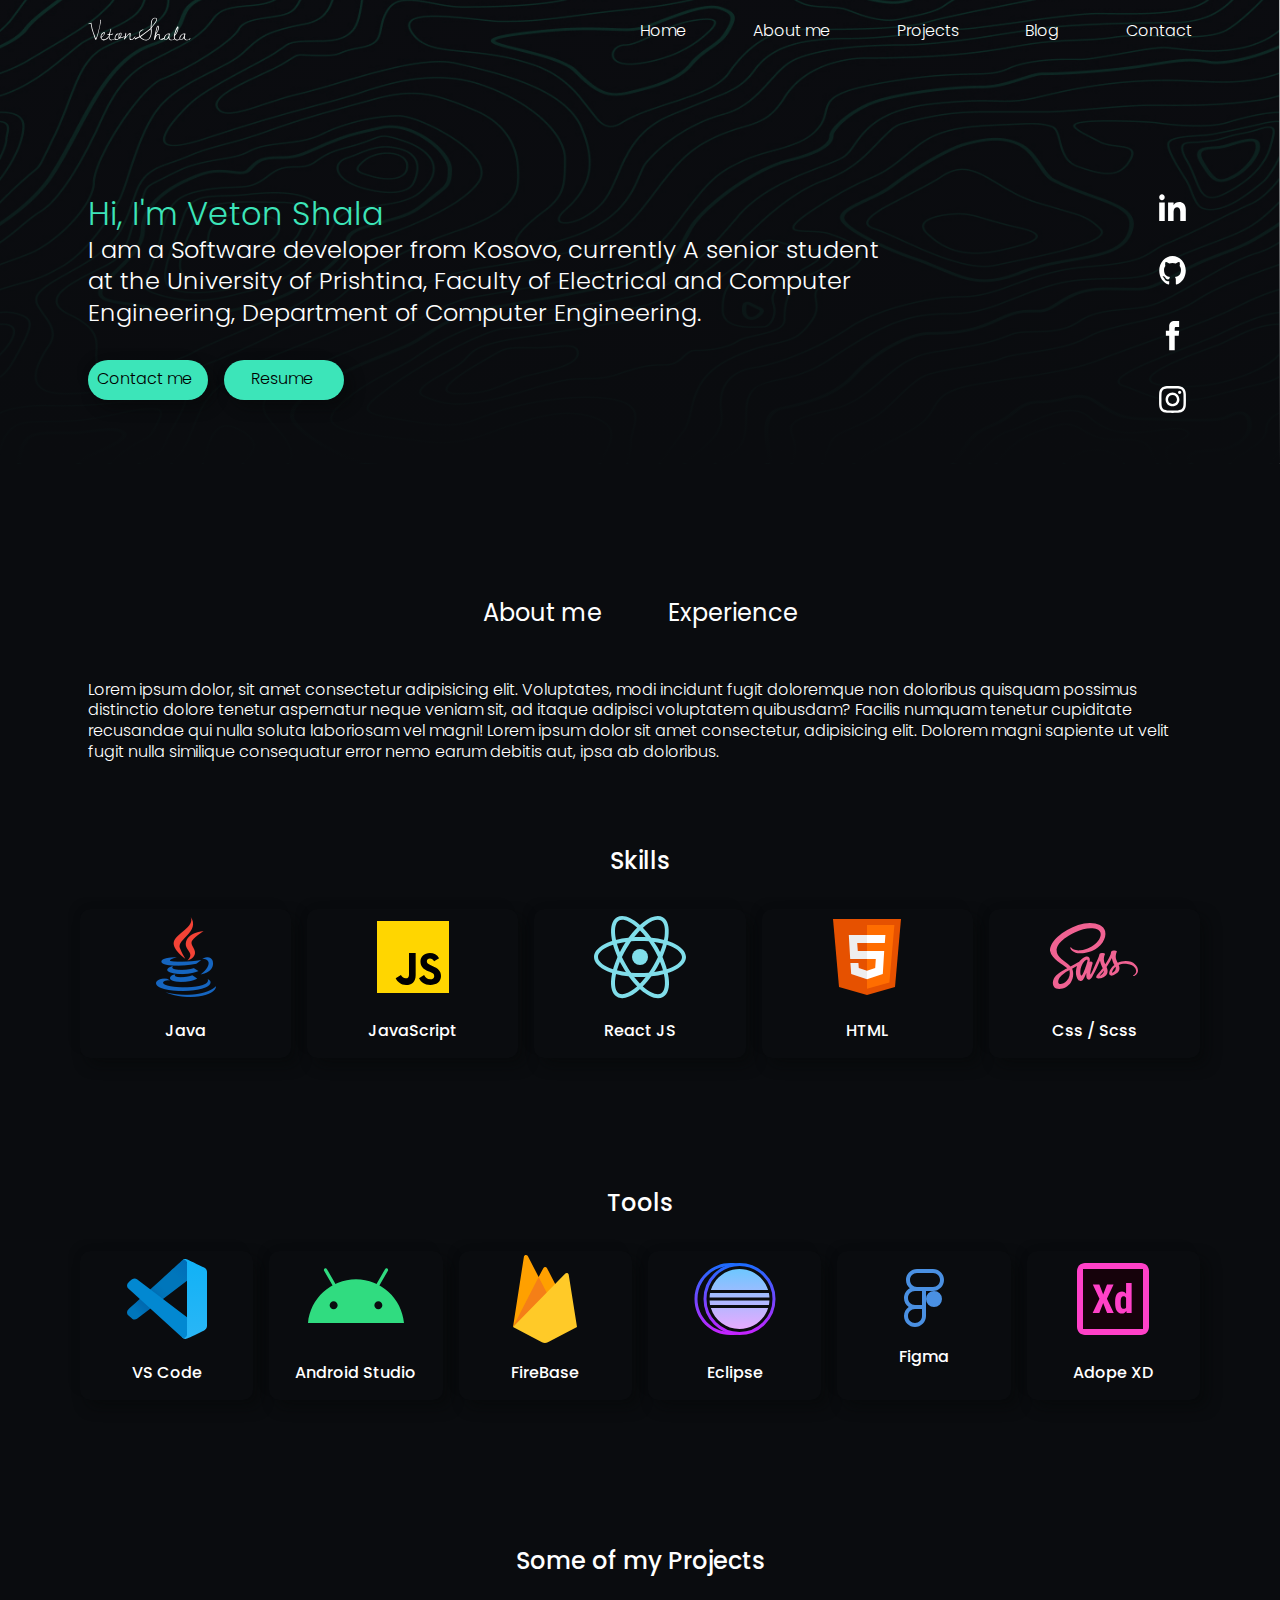
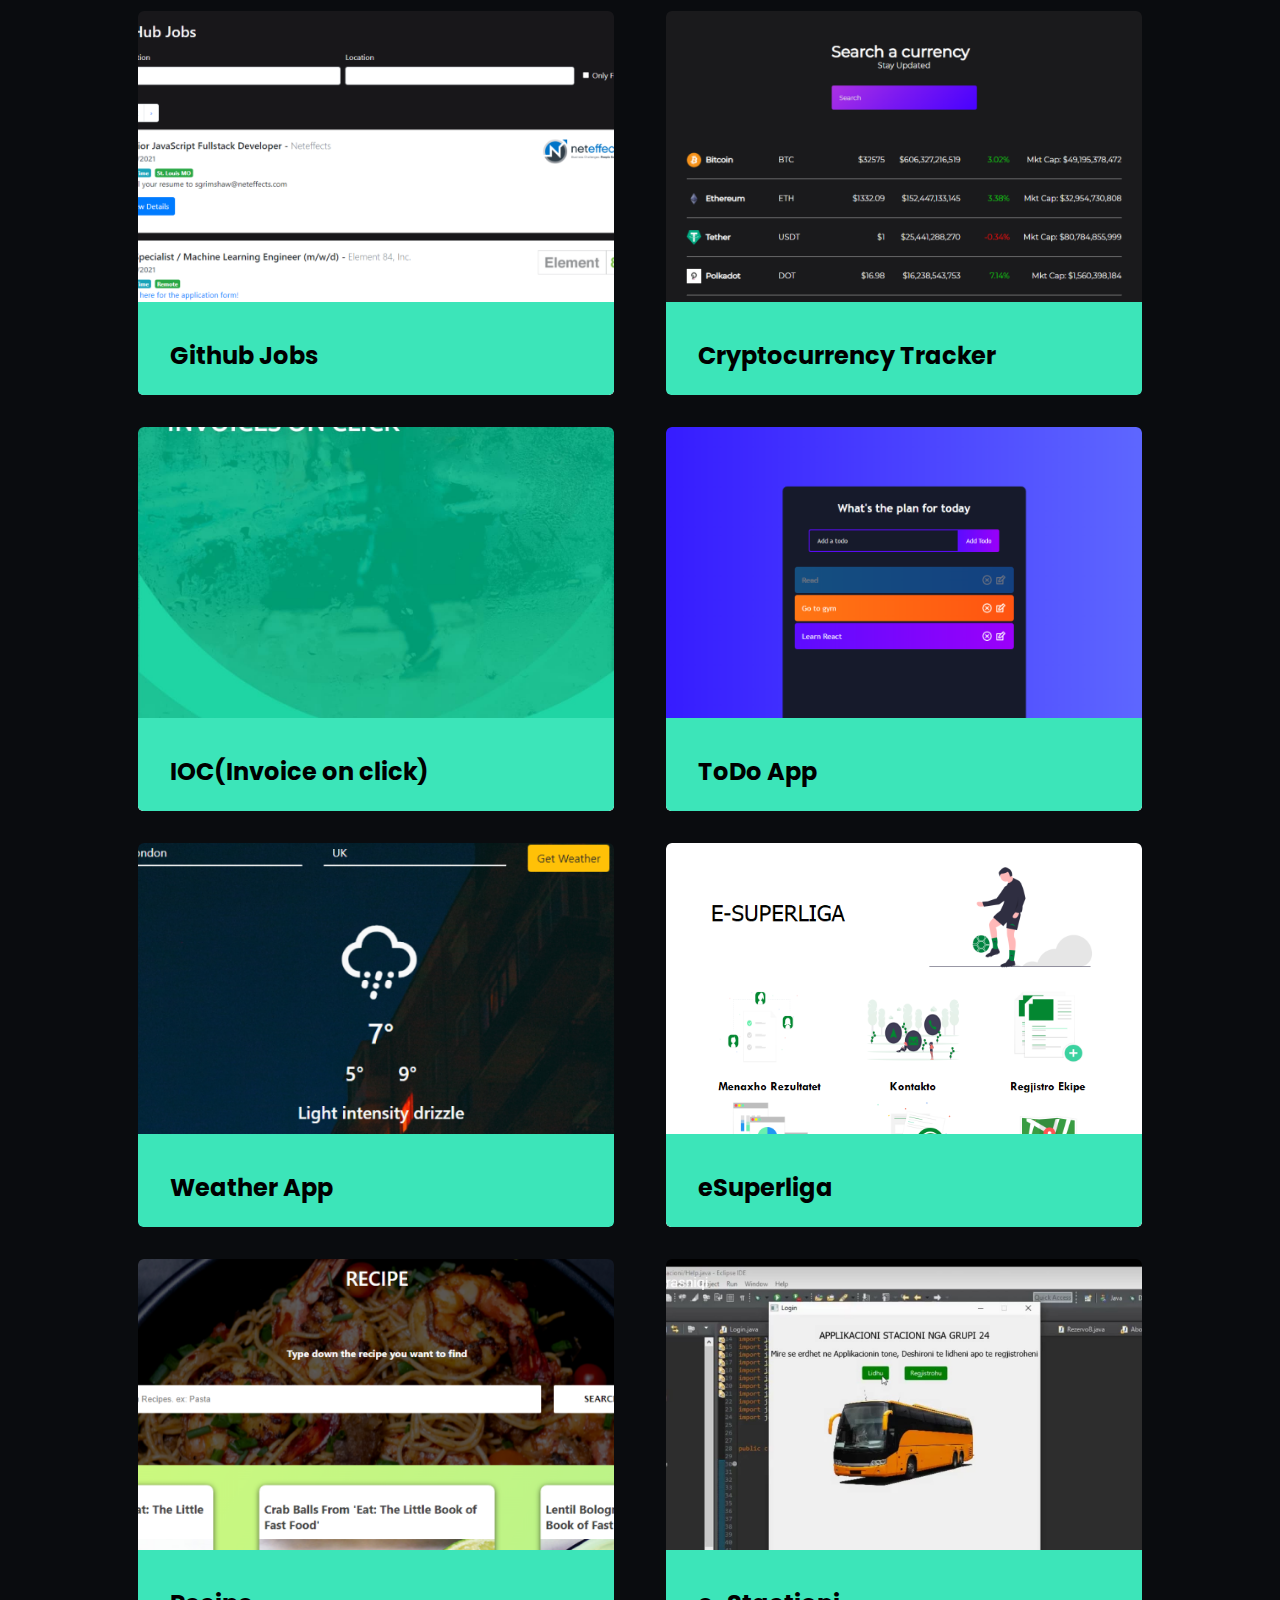
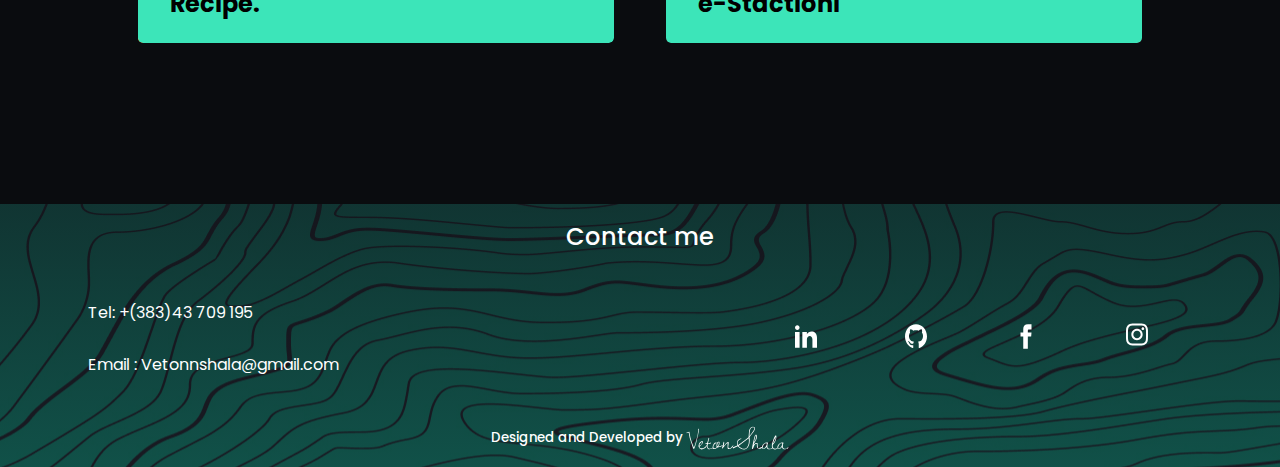
<file: index.html>
<!DOCTYPE html>
<html lang="en">

<head>
    <meta charset="UTF-8">
    <meta name="viewport" content="width=device-width, initial-scale=1.0">
    <link rel="preconnect" href="https://fonts.gstatic.com">
    <link href="https://fonts.googleapis.com/css2?family=Homenaje&display=swap" rel="stylesheet">
    <link rel="preconnect" href="https://fonts.gstatic.com">
    <link href="https://fonts.googleapis.com/css2?family=Bowlby+One+SC&display=swap" rel="stylesheet">
    <link rel="stylesheet" href="/app/sass/style.css">
    <link rel="preconnect" href="https://fonts.gstatic.com">
    <link href="https://fonts.googleapis.com/css2?family=Montserrat&display=swap" rel="stylesheet">
    <link rel="preconnect" href="https://fonts.gstatic.com">
    <link href="https://fonts.googleapis.com/css2?family=Londrina+Solid:wght@300;400&family=Work+Sans:wght@600&display=swap" rel="stylesheet">
    <link rel="preconnect" href="https://fonts.gstatic.com">
    <link href="https://fonts.googleapis.com/css2?family=Poppins:wght@300&display=swap" rel="stylesheet">
    <title>Document</title>
</head>

<body>
    <main>
        <header class="header">
            <!--the background after the dropdown menu opens-->
            <div class="overlay has-fade hide-for-desktop">
            </div>

            <!--nav bar-->
            <nav class="container flex flex-js-c flex-ai-c header__nav logoandburger">
                <!--logo on mobile-->
                <div class="logo  ">
                    <img src="img/logoM.svg" alt="logo">
                </div>

                <!--menu on desktop-->
                <div class="hide-for-mobile  header__nav--navlinks flex flex-js-sb ">
                    <a href="#" class="navlink">Home</a>
                    <a href="#aboutme" class="navlink">About me</a>
                    <a href="#" class="navlink">Projects</a>
                    <a href="#" class="navlink">Blog</a>
                    <a href="#" class="navlink">Contact</a>
                </div>

                <!--"3 the menu lines"-->
                <a id="btnHamburger" href="#" class=" hide-for-desktop header__toggle header__nav--hamburger ">
                    <span></span>
                    <span></span>
                    <span></span>
                </a>
            </nav>
            <!--drop down menu on mobile-->
            <div class="header__menu has-fade hide-for-desktop">
                <a href="#" class="navlink">Home</a>
                <a href="#" class="navlink">About me</a>
                <a href="#" class="navlink">Projects</a>
                <a href="#" class="navlink">Blog</a>
                <a href="#" class="navlink">Contact</a>
            </div>
        </header>

        <section class="main">


            <div class="main_txt">
                <div class=" main_txt--intro ">
                    <span class="main_txt--intro-n">Hi, I'm Veton Shala</span> </br>
                    <span class="main_txt--intro-i">I am a Software developer from Kosovo, currently  A senior student at the University of Prishtina, Faculty of Electrical and Computer Engineering, Department of Computer Engineering.</span></span>
                </div>

                <div class="main_txt--btn">
                    <a class="main_txt--btn-c" href="#">Contact me &nbsp; </a>
                    <a class="main_txt--btn-r" href="#">Resume&nbsp; </a>
                </div>
            </div>


            <div class="main_social">

                <a href="https://www.linkedin.com/in/https://www.linkedin.com/in/vetonshala/" class="navlink"><svg class="navlink_svg" width="39" height="42" viewBox="0 0 39 42" fill="none" xmlns="http://www.w3.org/2000/svg">
                    <path d="M8.0925 6.125C8.0925 8.54175 6.28875 10.5 4.0625 10.5C1.83625 10.5 0.0325 8.54175 0.0325 6.125C0.0325 3.71 1.83625 1.75 4.0625 1.75C6.28875 1.75 8.0925 3.71 8.0925 6.125ZM8.125 14H0V42H8.125V14ZM21.0958 14H13.0227V42H21.0974V27.3018C21.0974 19.1292 30.8945 18.4608 30.8945 27.3018V42H39V24.2708C39 10.4808 24.5018 10.983 21.0958 17.7712V14Z" fill="white"/>
                    </svg>
                    </a>

                <a href="https://github.com/vetonnshala/" class="navlink"><svg class="navlink_svg"  width="39" height="43" viewBox="0 0 39 43" fill="none" xmlns="http://www.w3.org/2000/svg">
                    <path d="M19.5 0C8.73275 0 0 9.62663 0 21.5C0 30.9994 5.58675 39.0583 13.3364 41.9017C14.3097 42.1006 14.625 41.4341 14.625 40.8679V36.8653C9.20075 38.1661 8.07137 34.3283 8.07137 34.3283C7.18412 31.8433 5.90525 31.1822 5.90525 31.1822C4.13562 29.8474 6.04012 29.876 6.04012 29.876C7.99825 30.0265 9.0285 32.0923 9.0285 32.0923C10.7673 35.3783 13.5899 34.4287 14.703 33.8786C14.8769 32.4901 15.3823 31.5405 15.9413 31.0048C11.6106 30.4583 7.05737 28.6147 7.05737 20.3784C7.05737 18.0295 7.8195 16.1125 9.06588 14.6075C8.86438 14.0646 8.1965 11.877 9.256 8.91713C9.256 8.91713 10.894 8.34021 14.6201 11.1209C16.1752 10.6443 17.8425 10.406 19.5 10.397C21.1575 10.406 22.8264 10.6443 24.3847 11.1209C28.1076 8.34021 29.7424 8.91713 29.7424 8.91713C30.8035 11.8787 30.1356 14.0664 29.9341 14.6075C31.1854 16.1125 31.941 18.0313 31.941 20.3784C31.941 28.6362 27.3796 30.4548 23.0376 30.9869C23.7364 31.6534 24.375 32.9613 24.375 34.968V40.8679C24.375 41.4395 24.687 42.1113 25.6766 41.8999C33.4198 39.053 39 30.9958 39 21.5C39 9.62663 30.2689 0 19.5 0Z" fill="white"/>
                    </svg>
                    </a>

                <a href="https://fb.com/https://www.facebook.com/vetonnshala/" class="navlink">
                    <svg class="navlink_svg" width="39" height="43" viewBox="0 0 39 43" fill="none" xmlns="http://www.w3.org/2000/svg">
                    <path d="M14.625 14.3333H9.75V21.5H14.625V43H22.75V21.5H28.6683L29.25 14.3333H22.75V11.3466C22.75 9.63558 23.062 8.95833 24.5619 8.95833H29.25V0H23.062C17.2185 0 14.625 2.83621 14.625 8.26854V14.3333Z" fill="white"/>
                    </svg>
                </a>
                <a href="https://instagram.com/https://www.instagram.com/vetonshala" class="navlink"><svg class="navlink_svg"  width="39" height="39" viewBox="0 0 39 39" fill="none" xmlns="http://www.w3.org/2000/svg">
                    <path d="M19.5 3.51488C24.7065 3.51488 25.324 3.53437 27.3813 3.62863C32.6658 3.86913 35.1341 6.3765 35.3746 11.622C35.4689 13.6776 35.4867 14.2951 35.4867 19.5016C35.4867 24.7098 35.4672 25.3256 35.3746 27.3813C35.1325 32.6219 32.6706 35.1341 27.3813 35.3746C25.324 35.4689 24.7097 35.4884 19.5 35.4884C14.2935 35.4884 13.676 35.4689 11.6204 35.3746C6.32288 35.1325 3.8675 32.6138 3.627 27.3796C3.53275 25.324 3.51325 24.7081 3.51325 19.5C3.51325 14.2935 3.53438 13.6776 3.627 11.6204C3.86913 6.3765 6.331 3.8675 11.6204 3.627C13.6776 3.53438 14.2935 3.51488 19.5 3.51488ZM19.5 0C14.2041 0 13.5411 0.02275 11.4611 0.117C4.37938 0.442 0.443625 4.37125 0.118625 11.4595C0.02275 13.5411 0 14.2041 0 19.5C0 24.7959 0.02275 25.4605 0.117 27.5405C0.442 34.6222 4.37125 38.558 11.4595 38.883C13.5411 38.9772 14.2041 39 19.5 39C24.7959 39 25.4605 38.9772 27.5405 38.883C34.6157 38.558 38.5612 34.6287 38.8814 27.5405C38.9772 25.4605 39 24.7959 39 19.5C39 14.2041 38.9772 13.5411 38.883 11.4611C38.5645 4.38587 34.6304 0.443625 27.5421 0.118625C25.4605 0.02275 24.7959 0 19.5 0V0ZM19.5 9.48675C13.9701 9.48675 9.48675 13.9701 9.48675 19.5C9.48675 25.0299 13.9701 29.5149 19.5 29.5149C25.0299 29.5149 29.5133 25.0315 29.5133 19.5C29.5133 13.9701 25.0299 9.48675 19.5 9.48675ZM19.5 26C15.9104 26 13 23.0912 13 19.5C13 15.9104 15.9104 13 19.5 13C23.0896 13 26 15.9104 26 19.5C26 23.0912 23.0896 26 19.5 26ZM29.9097 6.75188C28.6163 6.75188 27.5681 7.8 27.5681 9.09188C27.5681 10.3837 28.6163 11.4319 29.9097 11.4319C31.2016 11.4319 32.2481 10.3837 32.2481 9.09188C32.2481 7.8 31.2016 6.75188 29.9097 6.75188Z" fill="white"/>
                    </svg>
                    </a>
            </div>
        </section>
    </main>

    <section id="#aboutme" name="aboutme" class="aboutme">

        <div class="aboutme__links section--title">
            <button class="aboutmeBtn aboutme__links--link">About me</button>
            <button class="experienceBtn aboutme__links--link">Experience</buttin>
        </div>

        <div class="aboutme__content">
            <p class="aboutme__content--txt aboutmetxt show">Lorem ipsum dolor, sit amet consectetur adipisicing elit. Voluptates, modi incidunt fugit doloremque non doloribus quisquam possimus distinctio dolore tenetur aspernatur neque veniam sit, ad itaque adipisci voluptatem quibusdam? Facilis numquam
                tenetur cupiditate recusandae qui nulla soluta laboriosam vel magni! Lorem ipsum dolor sit amet consectetur, adipisicing elit. Dolorem magni sapiente ut velit fugit nulla similique consequatur error nemo earum debitis aut, ipsa ab doloribus.</p>
            <p class="experiencetxt hidetxt ">Lorem ipsum dolor, sit amet consectetur adipisicing elit. Voluptates, modi incidunt fugit doloremque non doloribus quisquam possimus distinctio dolore tenetur aspernatur neque veniam sit, ad itaque adipisci voluptatem quibusdam? Facilis numquam
                tenetur cupiditate recusandae qui nulla soluta laboriosam vel magni! Lorem ipsum dolor sit amet consectetur, adipisicing elit. Dolorem magni sapiente ut velit fugit nulla similique consequatur error nemo earum debitis aut, ipsa ab doloribus.</p>
        </div>

    </section>


 
    <section class="skills">
        <h1 class="section--title">Skills</h1>
<div class="skills__container">
    <div class="skills__container--item">

        <svg width="96" height="96" viewBox="0 0 96 96" fill="none" xmlns="http://www.w3.org/2000/svg" xmlns:xlink="http://www.w3.org/1999/xlink">
            <rect width="96" height="96" fill="url(#pattern0)"/>
            <defs>
            <pattern id="pattern0" patternContentUnits="objectBoundingBox" width="1" height="1">
            <use xlink:href="#image0" transform="scale(0.0104167)"/>
            </pattern>
            <image id="image0" width="96" height="96" xlink:href="[data-uri]"/>
            </defs>
            </svg>
            
        <h3 class="title">Java</h3>
    </div>
    <div class="skills__container--item">
        <svg xmlns="http://www.w3.org/2000/svg"  viewBox="0 0 48 48" width="96px" height="96px"><path fill="#ffd600" d="M6,42V6h36v36H6z"/><path fill="#000001" d="M29.538 32.947c.692 1.124 1.444 2.201 3.037 2.201 1.338 0 2.04-.665 2.04-1.585 0-1.101-.726-1.492-2.198-2.133l-.807-.344c-2.329-.988-3.878-2.226-3.878-4.841 0-2.41 1.845-4.244 4.728-4.244 2.053 0 3.528.711 4.592 2.573l-2.514 1.607c-.553-.988-1.151-1.377-2.078-1.377-.946 0-1.545.597-1.545 1.377 0 .964.6 1.354 1.985 1.951l.807.344C36.452 29.645 38 30.839 38 33.523 38 36.415 35.716 38 32.65 38c-2.999 0-4.702-1.505-5.65-3.368L29.538 32.947zM17.952 33.029c.506.906 1.275 1.603 2.381 1.603 1.058 0 1.667-.418 1.667-2.043V22h3.333v11.101c0 3.367-1.953 4.899-4.805 4.899-2.577 0-4.437-1.746-5.195-3.368L17.952 33.029z"/></svg>
            
        <h3 class="title">JavaScript</h3>
    </div>

    <div class="skills__container--item">
        <svg xmlns="http://www.w3.org/2000/svg"  viewBox="0 0 48 48" width="96px" height="96px"><path fill="#80deea" d="M24,34C11.1,34,1,29.6,1,24c0-5.6,10.1-10,23-10c12.9,0,23,4.4,23,10C47,29.6,36.9,34,24,34z M24,16	c-12.6,0-21,4.1-21,8c0,3.9,8.4,8,21,8s21-4.1,21-8C45,20.1,36.6,16,24,16z"/><path fill="#80deea" d="M15.1,44.6c-1,0-1.8-0.2-2.6-0.7C7.6,41.1,8.9,30.2,15.3,19l0,0c3-5.2,6.7-9.6,10.3-12.4c3.9-3,7.4-3.9,9.8-2.5	c2.5,1.4,3.4,4.9,2.8,9.8c-0.6,4.6-2.6,10-5.6,15.2c-3,5.2-6.7,9.6-10.3,12.4C19.7,43.5,17.2,44.6,15.1,44.6z M32.9,5.4	c-1.6,0-3.7,0.9-6,2.7c-3.4,2.7-6.9,6.9-9.8,11.9l0,0c-6.3,10.9-6.9,20.3-3.6,22.2c1.7,1,4.5,0.1,7.6-2.3c3.4-2.7,6.9-6.9,9.8-11.9	c2.9-5,4.8-10.1,5.4-14.4c0.5-4-0.1-6.8-1.8-7.8C34,5.6,33.5,5.4,32.9,5.4z"/><path fill="#80deea" d="M33,44.6c-5,0-12.2-6.1-17.6-15.6C8.9,17.8,7.6,6.9,12.5,4.1l0,0C17.4,1.3,26.2,7.8,32.7,19	c3,5.2,5,10.6,5.6,15.2c0.7,4.9-0.3,8.3-2.8,9.8C34.7,44.4,33.9,44.6,33,44.6z M13.5,5.8c-3.3,1.9-2.7,11.3,3.6,22.2	c6.3,10.9,14.1,16.1,17.4,14.2c1.7-1,2.3-3.8,1.8-7.8c-0.6-4.3-2.5-9.4-5.4-14.4C24.6,9.1,16.8,3.9,13.5,5.8L13.5,5.8z"/><circle cx="24" cy="24" r="4" fill="#80deea"/></svg>
            
            
        <h3 class="title">React JS</h3>
    </div>

    <div class="skills__container--item">
        <svg xmlns="http://www.w3.org/2000/svg"  viewBox="0 0 48 48" width="96px" height="96px"><path fill="#E65100" d="M41,5H7l3,34l14,4l14-4L41,5L41,5z"/><path fill="#FF6D00" d="M24 8L24 39.9 35.2 36.7 37.7 8z"/><path fill="#FFF" d="M24,25v-4h8.6l-0.7,11.5L24,35.1v-4.2l4.1-1.4l0.3-4.5H24z M32.9,17l0.3-4H24v4H32.9z"/><path fill="#EEE" d="M24,30.9v4.2l-7.9-2.6L15.7,27h4l0.2,2.5L24,30.9z M19.1,17H24v-4h-9.1l0.7,12H24v-4h-4.6L19.1,17z"/></svg>
            
        <h3 class="title">HTML</h3>
    </div>

    <div class="skills__container--item">
<svg xmlns="http://www.w3.org/2000/svg"  viewBox="0 0 48 48" width="96px" height="96px"><path fill="#f06292" d="M39.867,25.956c-1.538,0.008-2.87,0.377-3.986,0.928c-0.408-0.815-0.822-1.532-0.891-2.065	c-0.081-0.622-0.175-0.994-0.077-1.735c0.098-0.741,0.527-1.791,0.521-1.87c-0.006-0.079-0.096-0.456-0.983-0.463	c-0.887-0.006-1.646,0.171-1.735,0.405c-0.089,0.234-0.26,0.761-0.366,1.311c-0.155,0.804-1.771,3.673-2.688,5.173	c-0.3-0.586-0.555-1.102-0.608-1.51c-0.081-0.622-0.175-0.994-0.077-1.735c0.098-0.741,0.527-1.791,0.521-1.87	c-0.006-0.079-0.096-0.456-0.983-0.463c-0.887-0.006-1.646,0.171-1.735,0.405c-0.089,0.234-0.185,0.781-0.366,1.311	c-0.182,0.529-2.329,5.314-2.892,6.555c-0.287,0.632-0.536,1.14-0.712,1.486c-0.001-0.001-0.001-0.002-0.001-0.002	s-0.011,0.023-0.029,0.062c-0.151,0.295-0.24,0.458-0.24,0.458s0.001,0.002,0.003,0.006c-0.12,0.217-0.248,0.418-0.311,0.418	c-0.044,0-0.133-0.577,0.019-1.369c0.32-1.66,1.087-4.248,1.08-4.338c-0.004-0.046,0.143-0.497-0.501-0.733	c-0.626-0.229-0.849,0.153-0.906,0.154c-0.055,0.001-0.096,0.135-0.096,0.135s0.697-2.911-1.33-2.911	c-1.268,0-3.024,1.387-3.889,2.644c-0.546,0.298-1.715,0.936-2.954,1.617c-0.476,0.262-0.962,0.529-1.423,0.783	c-0.031-0.035-0.063-0.069-0.095-0.104c-2.459-2.623-7.003-4.478-6.811-8.005c0.07-1.282,0.516-4.658,8.733-8.752	c6.731-3.354,12.12-2.431,13.051-0.386c1.33,2.923-2.88,8.354-9.87,9.138c-2.663,0.299-4.066-0.734-4.415-1.118	c-0.367-0.405-0.422-0.423-0.559-0.347c-0.223,0.124-0.082,0.481,0,0.694c0.209,0.543,1.065,1.506,2.525,1.986	c1.285,0.422,4.412,0.653,8.193-0.81c4.236-1.638,7.543-6.196,6.571-10.005c-0.988-3.874-7.412-5.148-13.492-2.988	C12.44,9.332,8.523,11.35,5.706,13.984c-3.349,3.132-3.883,5.859-3.663,6.998c0.782,4.048,6.361,6.684,8.595,8.637	c-0.11,0.061-0.214,0.118-0.308,0.17c-1.12,0.554-5.373,2.78-6.437,5.131c-1.207,2.667,0.192,4.581,1.118,4.839	c2.869,0.798,5.813-0.638,7.396-2.998c1.582-2.359,1.389-5.432,0.663-6.834c-0.009-0.017-0.019-0.034-0.028-0.052	c0.289-0.171,0.584-0.345,0.876-0.517c0.57-0.335,1.13-0.647,1.615-0.911c-0.272,0.744-0.471,1.637-0.574,2.926	c-0.122,1.514,0.499,3.471,1.311,4.241c0.358,0.339,0.788,0.347,1.06,0.347c0.945,0,1.376-0.786,1.851-1.716	c0.582-1.14,1.099-2.468,1.099-2.468s-0.648,3.586,1.118,3.586c0.644,0,1.291-0.835,1.58-1.26c0.001,0.005,0.001,0.007,0.001,0.007	s0.017-0.028,0.05-0.083c0.067-0.102,0.105-0.167,0.105-0.167s0.001-0.007,0.003-0.019c0.259-0.449,0.833-1.473,1.693-3.162	c1.112-2.182,2.178-4.916,2.178-4.916s0.099,0.668,0.424,1.774c0.191,0.65,0.597,1.369,0.918,2.059	c-0.258,0.358-0.416,0.563-0.416,0.563s0.001,0.004,0.004,0.011c-0.206,0.274-0.437,0.569-0.679,0.857	c-0.878,1.045-1.923,2.239-2.063,2.583c-0.165,0.406-0.126,0.704,0.193,0.945c0.233,0.175,0.647,0.203,1.08,0.174	c0.789-0.053,1.343-0.249,1.617-0.368c0.427-0.151,0.924-0.388,1.39-0.731c0.861-0.633,1.38-1.538,1.33-2.738	c-0.028-0.661-0.238-1.316-0.505-1.934c0.078-0.112,0.156-0.226,0.235-0.34c1.357-1.984,2.41-4.164,2.41-4.164	s0.099,0.668,0.424,1.774c0.164,0.559,0.489,1.17,0.781,1.768c-1.276,1.037-2.067,2.242-2.342,3.032	c-0.508,1.462-0.11,2.124,0.636,2.275c0.338,0.068,0.816-0.087,1.175-0.239c0.447-0.148,0.984-0.395,1.486-0.764	c0.861-0.633,1.689-1.519,1.639-2.718c-0.023-0.546-0.171-1.088-0.372-1.608c1.082-0.451,2.482-0.701,4.266-0.493	c3.827,0.447,4.577,2.836,4.434,3.836c-0.144,1-0.946,1.55-1.215,1.716c-0.268,0.166-0.35,0.224-0.328,0.347	c0.033,0.179,0.157,0.173,0.386,0.134c0.315-0.053,2.009-0.813,2.082-2.659C46.089,28.509,43.844,25.935,39.867,25.956z M10.37,35.9	c-1.268,1.383-3.038,1.905-3.798,1.465c-0.82-0.475-0.495-2.511,1.06-3.979c0.948-0.894,2.172-1.718,2.984-2.225	c0.185-0.111,0.456-0.274,0.786-0.472c0.055-0.031,0.086-0.048,0.086-0.048l-0.001-0.002c0.064-0.038,0.129-0.077,0.196-0.118	C12.25,32.61,11.701,34.449,10.37,35.9z M19.605,29.623c-0.441,1.076-1.365,3.83-1.928,3.682c-0.483-0.127-0.777-2.22-0.096-4.28	c0.342-1.037,1.074-2.276,1.504-2.757c0.692-0.774,1.454-1.027,1.639-0.713C20.959,25.955,19.882,28.948,19.605,29.623z M27.234,33.263c-0.187,0.098-0.359,0.159-0.438,0.112c-0.059-0.035,0.077-0.164,0.077-0.164s0.954-1.027,1.33-1.494	c0.219-0.272,0.472-0.595,0.748-0.955c0.002,0.036,0.003,0.072,0.003,0.107C28.952,32.099,27.764,32.929,27.234,33.263z M33.111,31.923c-0.14-0.099-0.116-0.42,0.343-1.421c0.18-0.393,0.592-1.054,1.306-1.686c0.083,0.26,0.133,0.509,0.132,0.741	C34.883,31.105,33.779,31.683,33.111,31.923z"/></svg>
        <h3 class="title">Css / Scss</h3>
    </div>
    
</div>
    </section>

    <section class="tools">
        <h1 class="section--title">Tools</h1>
        <div class="tools__container">
    <div class="tools__container--item">

        <svg xmlns="http://www.w3.org/2000/svg"  viewBox="0 0 48 48" width="96px" height="96px"><linearGradient id="HjBUFHyNtcsDcBgnZBZ2Sa" x1="37.8" x2="37.8" y1="43.37" y2="7.42" gradientUnits="userSpaceOnUse"><stop offset="0" stop-color="#29b6f6"/><stop offset="1" stop-color="#13b2f6"/></linearGradient><path fill="url(#HjBUFHyNtcsDcBgnZBZ2Sa)" d="M34.176,4.249c0.188,0.092,5.688,2.716,8.374,3.998C43.437,8.67,44,9.564,44,10.546v26.86	c0,0.981-0.559,1.874-1.443,2.299c-2.548,1.228-7.611,3.666-7.948,3.826C34.361,43.649,33.709,44,33.181,44	c-0.678,0-1.133-0.316-1.58-0.73L34,35.711V5.715l-2.254-1.135C32.228,4.109,32.896,4,33.291,4C33.653,4,33.948,4.138,34.176,4.249z"/><linearGradient id="HjBUFHyNtcsDcBgnZBZ2Sb" x1="6.085" x2="34.793" y1="34.801" y2="7.173" gradientUnits="userSpaceOnUse"><stop offset=".115" stop-color="#0076bb"/><stop offset=".257" stop-color="#0069b0"/><stop offset=".28" stop-color="#0069b0"/><stop offset=".424" stop-color="#0069b0"/><stop offset=".491" stop-color="#0072b7"/><stop offset=".577" stop-color="#0076bb"/><stop offset=".795" stop-color="#0076bb"/><stop offset="1" stop-color="#006eb9"/></linearGradient><path fill="url(#HjBUFHyNtcsDcBgnZBZ2Sb)" d="M9,33.896l25-19.023V5.83c0-1.299-1.662-1.808-2.337-1.184	C31.008,5.25,4.658,29.239,4.658,29.239c-0.9,0.83-0.849,2.267,0.107,3.032c0,0,1.324,1.232,1.803,1.574	C7.304,34.37,8.271,34.43,9,33.896z"/><path fill="#0288d1" d="M9,14.104l25,19.054v8.771c0,1.198-1.42,2.193-2.399,1.341L4.658,18.761	c-0.9-0.83-0.849-2.267,0.107-3.032c0,0,1.324-1.232,1.803-1.574C7.304,13.63,8.271,13.57,9,14.104z"/></svg>
            
        <h3 class="title">VS Code</h3>
    </div>
    <div class="tools__container--item">
        <svg xmlns="http://www.w3.org/2000/svg"  viewBox="0 0 48 48" width="96px" height="96px"><path fill="#30dc80" d="M24,14.088C11.427,14.088,1.108,23.716,0,36h48C46.892,23.716,36.573,14.088,24,14.088z M33.179,27.079c0-1.104,0.895-1.999,1.999-1.999c1.104,0,1.999,0.895,1.999,1.999c0,1.104-0.895,1.999-1.999,1.999	C34.074,29.078,33.179,28.183,33.179,27.079z M12.822,29.078c-1.104,0-1.999-0.895-1.999-1.999c0-1.104,0.895-1.999,1.999-1.999	s1.999,0.895,1.999,1.999C14.821,28.183,13.926,29.078,12.822,29.078z"/><path fill="#30dc80" d="M34.038,19.313c-0.14,0-0.281-0.035-0.41-0.11c-0.393-0.227-0.527-0.729-0.301-1.122l5.197-9.008	c0.227-0.394,0.729-0.529,1.122-0.301c0.393,0.227,0.527,0.729,0.301,1.122l-5.197,9.008C34.598,19.166,34.322,19.313,34.038,19.313	z"/><path fill="#30dc80" d="M13.962,19.313c-0.284,0-0.56-0.148-0.712-0.411L8.054,9.894C7.827,9.501,7.962,8.999,8.354,8.772	c0.392-0.228,0.895-0.093,1.122,0.301l5.197,9.008c0.227,0.394,0.092,0.896-0.301,1.122C14.243,19.278,14.102,19.313,13.962,19.313z"/></svg>
        <h3 class="title">Android Studio</h3>
    </div>

    <div class="tools__container--item">
        <svg xmlns="http://www.w3.org/2000/svg"  viewBox="0 0 48 48" width="96px" height="96px"><path fill="#ffa000" d="M25.01,8.565c-0.386-0.753-1.466-0.755-1.848,0l-2.347,4.426L15.404,2.547 c-0.471-0.874-1.798-0.653-1.952,0.325L8.003,37.997L30.25,18.75L25.01,8.565z"/><path fill="#f57f17" d="M25.795 22.604L20.815 12.992 8.003 37.997z"/><path fill="#ffca28" d="M35.859,11.838c-0.13-0.802-1.115-1.12-1.69-0.544L8.003,38.002l14.479,7.614 c0.917,0.512,2.034,0.512,2.951,0.001L40,38.005L35.859,11.838z"/></svg>
        <h3 class="title">FireBase</h3>
    </div>

    <div class="tools__container--item">
        <svg xmlns="http://www.w3.org/2000/svg"  viewBox="0 0 64 64" width="96px" height="96px"><linearGradient id="imHBsuX94do2FTzZCffB_a" x1="35" x2="35" y1="12" y2="52" gradientUnits="userSpaceOnUse" spreadMethod="reflect"><stop offset="0" stop-color="#6dc7ff"/><stop offset="1" stop-color="#e6abff"/></linearGradient><path fill="url(#imHBsuX94do2FTzZCffB_a)" d="M15.918,26C18.467,17.886,26.045,12,35,12s16.533,5.886,19.082,14H15.918z M15.402,28 c-0.198,0.974-0.301,1.98-0.351,3H54.95c-0.051-1.02-0.153-2.026-0.351-3H15.402z M15.918,38C18.467,46.114,26.045,52,35,52 s16.533-5.886,19.082-14H15.918z M54.598,36c0.198-0.974,0.301-1.98,0.351-3H15.05c0.051,1.02,0.153,2.026,0.351,3H54.598z"/><linearGradient id="imHBsuX94do2FTzZCffB_b" x1="35" x2="35" y1="8" y2="56" gradientUnits="userSpaceOnUse" spreadMethod="reflect"><stop offset="0" stop-color="#1a6dff"/><stop offset="1" stop-color="#c822ff"/></linearGradient><path fill="none" stroke="url(#imHBsuX94do2FTzZCffB_b)" stroke-miterlimit="10" stroke-width="2" d="M35 9A23 23 0 1 0 35 55A23 23 0 1 0 35 9Z"/><linearGradient id="imHBsuX94do2FTzZCffB_c" x1="20.464" x2="20.464" y1="8" y2="56" gradientUnits="userSpaceOnUse" spreadMethod="reflect"><stop offset="0" stop-color="#1a6dff"/><stop offset="1" stop-color="#c822ff"/></linearGradient><path fill="url(#imHBsuX94do2FTzZCffB_c)" d="M35,55c-2.364,0-4.644-0.358-6.79-1.02C16.444,53.562,7,43.866,7,32s9.444-21.562,21.21-21.98 C30.356,9.358,32.636,9,35,9c0.311,0,0.619,0.011,0.927,0.023C33.733,8.36,31.408,8,29,8C15.767,8,5,18.767,5,32s10.767,24,24,24 c2.408,0,4.733-0.36,6.927-1.023C35.619,54.989,35.311,55,35,55z"/></svg>
        <h3 class="title">Eclipse</h3>
    </div>

    <div class="tools__container--item">
        <svg fill="#4a90e2" xmlns="http://www.w3.org/2000/svg"  viewBox="0 0 32 32" width="64px" height="64px"><path d="M 12.5 1 C 9.467 1 7 3.467 7 6.5 C 7 8.1579175 7.7405106 9.6431625 8.9042969 10.652344 C 7.1773693 11.580958 6 13.405492 6 15.5 C 6 17.360625 6.9316558 19.00426 8.3496094 20 C 6.9316558 20.99574 6 22.639375 6 24.5 C 6 27.533 8.467 30 11.5 30 C 14.533 30 17 27.533 17 24.5 L 17 19 L 17 12 L 20.5 12 C 23.533 12 26 9.533 26 6.5 C 26 3.467 23.533 1 20.5 1 L 12.5 1 z M 12.5 3 L 20.5 3 C 22.43 3 24 4.57 24 6.5 C 24 8.43 22.43 10 20.5 10 L 17 10 L 12.5 10 C 10.57 10 9 8.43 9 6.5 C 9 4.57 10.57 3 12.5 3 z M 11.5 12 L 12.5 12 L 15 12 L 15 19 L 11.5 19 C 9.57 19 8 17.43 8 15.5 C 8 13.57 9.57 12 11.5 12 z M 21 12 A 4 4 0 0 0 21 20 A 4 4 0 0 0 21 12 z M 11.5 21 L 15 21 L 15 24.5 C 15 26.43 13.43 28 11.5 28 C 9.57 28 8 26.43 8 24.5 C 8 22.57 9.57 21 11.5 21 z"/></svg>
        <h3 class="title">Figma</h3>
    </div>
    <div class="tools__container--item">
        <svg xmlns="http://www.w3.org/2000/svg"  viewBox="0 0 48 48" width="96px" height="96px"><path fill="#ff41c8" d="M6,10c0-2.209,1.791-4,4-4h28c2.209,0,4,1.791,4,4v28c0,2.209-1.791,4-4,4H10c-2.209,0-4-1.791-4-4 V10z"/><path fill="#16020b" d="M9,9v30h30V9H9z M19.093,21.695l1.914-4.883h3.291l-3.34,7.051l3.418,7.168h-3.33l-1.953-4.971 l-1.943,4.971h-3.33l3.418-7.168l-3.35-7.051h3.291L19.093,21.695z M25.069,25.426c0-1.732,0.293-3.024,0.879-3.877 s1.438-1.279,2.559-1.279c0.813,0,1.491,0.352,2.031,1.055v-5.293h2.783v15h-2.51l-0.127-1.074c-0.566,0.847-1.296,1.27-2.188,1.27 c-1.106,0-1.951-0.423-2.534-1.27s-0.881-2.09-0.894-3.73V25.426z M27.843,26.119c0,1.042,0.11,1.77,0.332,2.183 s0.596,0.62,1.123,0.62c0.547,0,0.96-0.244,1.24-0.732v-4.824c-0.273-0.521-0.684-0.781-1.23-0.781 c-0.508,0-0.879,0.205-1.113,0.615s-0.352,1.14-0.352,2.188V26.119z"/></svg>
        <h3 class="title">Adope XD</h3>
    </div>
  
</div>
    </section>


    <section class="projects">
  
        <h1 class="section--title">Some of my Projects</h1>


           <div class="projects__container">
               <div class="projects__container--card">
                <img  src="./img/githubJobsimg.png"/> 
                <div class="content"> 
                    <h4>Github Jobs</h4>
                    <h5><i class="website-i"></i>Web App</h5>
                    <p>This app will show you the lastes open jobs on Github</p>
                    </p>
                    <p><br><strong>Technologies Used :</strong> React.js, &nbsp;SCSS, &nbsp;HTML &nbsp;JavaScript
                        etc.</p>
                    <div class="card-icons">
                     <a href="#"><svg xmlns="http://www.w3.org/2000/svg" width="24" height="24" viewBox="0 0 24 24"><path d="M24 10.935v2.131l-8 3.947v-2.23l5.64-2.783-5.64-2.79v-2.223l8 3.948zm-16 3.848l-5.64-2.783 5.64-2.79v-2.223l-8 3.948v2.131l8 3.947v-2.23zm7.047-10.783h-2.078l-4.011 16h2.073l4.016-16z"/></svg></a>
                     <a href="#"><svg xmlns="http://www.w3.org/2000/svg" width="24" height="24" viewBox="0 0 24 24"><path d="M12.015 7c4.751 0 8.063 3.012 9.504 4.636-1.401 1.837-4.713 5.364-9.504 5.364-4.42 0-7.93-3.536-9.478-5.407 1.493-1.647 4.817-4.593 9.478-4.593zm0-2c-7.569 0-12.015 6.551-12.015 6.551s4.835 7.449 12.015 7.449c7.733 0 11.985-7.449 11.985-7.449s-4.291-6.551-11.985-6.551zm-.015 5c1.103 0 2 .897 2 2s-.897 2-2 2-2-.897-2-2 .897-2 2-2zm0-2c-2.209 0-4 1.792-4 4 0 2.209 1.791 4 4 4s4-1.791 4-4c0-2.208-1.791-4-4-4z"/></svg></a>
                    </div>
                </div>

                </div>
                
                <div class="projects__container--card">
                    <img  src="./img/cryptoimg.png"/> 
                    <div class="content"> 
                        <h4>Cryptocurrency Tracker</h4>
                        <h5><i class="website-i"></i>Web App</h5>
                        <p>Thiss app tracks and show you the lastes updates on cryptocurrency</p>
                        </p>
                        <p><br><strong>Technologies Used :</strong> React.js, &nbsp;HTML, &nbsp;SCSS &nbsp; JavaScript
                            etc.</p>
                        <div class="card-icons">
                            <a href="#"><svg xmlns="http://www.w3.org/2000/svg" width="24" height="24" viewBox="0 0 24 24"><path d="M24 10.935v2.131l-8 3.947v-2.23l5.64-2.783-5.64-2.79v-2.223l8 3.948zm-16 3.848l-5.64-2.783 5.64-2.79v-2.223l-8 3.948v2.131l8 3.947v-2.23zm7.047-10.783h-2.078l-4.011 16h2.073l4.016-16z"/></svg></a>
                            <a href="#"><svg xmlns="http://www.w3.org/2000/svg" width="24" height="24" viewBox="0 0 24 24"><path d="M12.015 7c4.751 0 8.063 3.012 9.504 4.636-1.401 1.837-4.713 5.364-9.504 5.364-4.42 0-7.93-3.536-9.478-5.407 1.493-1.647 4.817-4.593 9.478-4.593zm0-2c-7.569 0-12.015 6.551-12.015 6.551s4.835 7.449 12.015 7.449c7.733 0 11.985-7.449 11.985-7.449s-4.291-6.551-11.985-6.551zm-.015 5c1.103 0 2 .897 2 2s-.897 2-2 2-2-.897-2-2 .897-2 2-2zm0-2c-2.209 0-4 1.792-4 4 0 2.209 1.791 4 4 4s4-1.791 4-4c0-2.208-1.791-4-4-4z"/></svg></a>
                        </div>
                    </div>

                    </div>
                    <div class="projects__container--card">
                        <img  src="./img/ioc.png"/> 
                        <div class="content"> 
                            <h4>IOC(Invoice on click)</h4>
                            <h5><i class="website-i"></i>Android App</h5>
                            <p>An app that will help any bisnes to track and to organize their orders and invoices</p>
                            </p>
                            <p><br><strong>Technologies Used :</strong>Java,&nbsp;FireBase, and made on Android Studio.</p>
                                </p>
                            <div class="card-icons">
                                <a href="#"><svg xmlns="http://www.w3.org/2000/svg" width="24" height="24" viewBox="0 0 24 24"><path d="M24 10.935v2.131l-8 3.947v-2.23l5.64-2.783-5.64-2.79v-2.223l8 3.948zm-16 3.848l-5.64-2.783 5.64-2.79v-2.223l-8 3.948v2.131l8 3.947v-2.23zm7.047-10.783h-2.078l-4.011 16h2.073l4.016-16z"/></svg></a>
                                <a href="#"><svg xmlns="http://www.w3.org/2000/svg" width="24" height="24" viewBox="0 0 24 24"><path d="M12.015 7c4.751 0 8.063 3.012 9.504 4.636-1.401 1.837-4.713 5.364-9.504 5.364-4.42 0-7.93-3.536-9.478-5.407 1.493-1.647 4.817-4.593 9.478-4.593zm0-2c-7.569 0-12.015 6.551-12.015 6.551s4.835 7.449 12.015 7.449c7.733 0 11.985-7.449 11.985-7.449s-4.291-6.551-11.985-6.551zm-.015 5c1.103 0 2 .897 2 2s-.897 2-2 2-2-.897-2-2 .897-2 2-2zm0-2c-2.209 0-4 1.792-4 4 0 2.209 1.791 4 4 4s4-1.791 4-4c0-2.208-1.791-4-4-4z"/></svg></a>
                            </div>
                        </div>
    
                        </div>
          
                    <div class="projects__container--card">
                        <img  src="./img/todo.png"/> 
                        <div class="content"> 
                            <h4>ToDo App</h4>
                            <h5><i class="website-i"></i>Web App</h5>
                            <p>An app made that helps you to organize your day.</p>
                            </p>
                            <p><br><strong>Technologies Used :</strong> React.js,&nbsp;SCSS,&nbsp;HTML,&nbsp; JavaScript
                                etc.</p>
                            <div class="card-icons">
                                <a href="#"><svg xmlns="http://www.w3.org/2000/svg" width="24" height="24" viewBox="0 0 24 24"><path d="M24 10.935v2.131l-8 3.947v-2.23l5.64-2.783-5.64-2.79v-2.223l8 3.948zm-16 3.848l-5.64-2.783 5.64-2.79v-2.223l-8 3.948v2.131l8 3.947v-2.23zm7.047-10.783h-2.078l-4.011 16h2.073l4.016-16z"/></svg></a>
                                <a href="#"><svg xmlns="http://www.w3.org/2000/svg" width="24" height="24" viewBox="0 0 24 24"><path d="M12.015 7c4.751 0 8.063 3.012 9.504 4.636-1.401 1.837-4.713 5.364-9.504 5.364-4.42 0-7.93-3.536-9.478-5.407 1.493-1.647 4.817-4.593 9.478-4.593zm0-2c-7.569 0-12.015 6.551-12.015 6.551s4.835 7.449 12.015 7.449c7.733 0 11.985-7.449 11.985-7.449s-4.291-6.551-11.985-6.551zm-.015 5c1.103 0 2 .897 2 2s-.897 2-2 2-2-.897-2-2 .897-2 2-2zm0-2c-2.209 0-4 1.792-4 4 0 2.209 1.791 4 4 4s4-1.791 4-4c0-2.208-1.791-4-4-4z"/></svg></a>
                            </div>
                        </div>
    
                        </div>

                        <div class="projects__container--card">
                            <img  src="./img/watherapp.png"/> 
                            <div class="content"> 
                                <h4>Weather App</h4>
                                <h5><i class="website-i"></i>Web App</h5>
                                <p>This app made with react will show you the specific weather for any city or country</p>
                                </p>
                                <p><br><strong>Technologies Used :</strong>React.js,&nbsp;HTML,&nbsp;SCSS,&nbsp;JavaScript
                                    etc.</p>
                                <div class="card-icons">
                                    <a href="#"><svg xmlns="http://www.w3.org/2000/svg" width="24" height="24" viewBox="0 0 24 24"><path d="M24 10.935v2.131l-8 3.947v-2.23l5.64-2.783-5.64-2.79v-2.223l8 3.948zm-16 3.848l-5.64-2.783 5.64-2.79v-2.223l-8 3.948v2.131l8 3.947v-2.23zm7.047-10.783h-2.078l-4.011 16h2.073l4.016-16z"/></svg></a>
                                    <a href="#"><svg xmlns="http://www.w3.org/2000/svg" width="24" height="24" viewBox="0 0 24 24"><path d="M12.015 7c4.751 0 8.063 3.012 9.504 4.636-1.401 1.837-4.713 5.364-9.504 5.364-4.42 0-7.93-3.536-9.478-5.407 1.493-1.647 4.817-4.593 9.478-4.593zm0-2c-7.569 0-12.015 6.551-12.015 6.551s4.835 7.449 12.015 7.449c7.733 0 11.985-7.449 11.985-7.449s-4.291-6.551-11.985-6.551zm-.015 5c1.103 0 2 .897 2 2s-.897 2-2 2-2-.897-2-2 .897-2 2-2zm0-2c-2.209 0-4 1.792-4 4 0 2.209 1.791 4 4 4s4-1.791 4-4c0-2.208-1.791-4-4-4z"/></svg></a>
                                </div>
                            </div>
        
                            </div>

                            <div class="projects__container--card">
                                <img  src="./img/esuper.png"/> 
                                <div class="content"> 
                                    <h4>eSuperliga</h4>
                                    <h5><i class="website-i"></i>Desktop App</h5>
                                    <p>An Application that will show you the lastes stats for football teams and players from Kosovo Super League</p>
                                    </p>
                                    <p><br><strong>Technologies Used :</strong>JavaFX,&nbsp;MySql, etc.</p>
                                    </p>
                                    <div class="card-icons">
                                        <a href="#"><svg xmlns="http://www.w3.org/2000/svg" width="24" height="24" viewBox="0 0 24 24"><path d="M24 10.935v2.131l-8 3.947v-2.23l5.64-2.783-5.64-2.79v-2.223l8 3.948zm-16 3.848l-5.64-2.783 5.64-2.79v-2.223l-8 3.948v2.131l8 3.947v-2.23zm7.047-10.783h-2.078l-4.011 16h2.073l4.016-16z"/></svg></a>
                                    </div>
                                </div>
            
                                </div>

                            <div class="projects__container--card">
                                <img  src="./img/recipe.png"/> 
                                <div class="content"> 
                                    <h4>Recipe.</h4>
                                    <h5><i class="website-i"></i>Web App</h5>
                                    <p>An app that will show you some recipes by searching the once you like to cook :)</p>
                                    </p>
                                    <p><br><strong>Technologies Used :</strong> React.js,&nbsp;HTML,&nbsp;Scss,&nbsp;JavaScript
                                        etc.</p>
                                    <div class="card-icons">
<a href="#"><svg xmlns="http://www.w3.org/2000/svg" width="24" height="24" viewBox="0 0 24 24"><path d="M24 10.935v2.131l-8 3.947v-2.23l5.64-2.783-5.64-2.79v-2.223l8 3.948zm-16 3.848l-5.64-2.783 5.64-2.79v-2.223l-8 3.948v2.131l8 3.947v-2.23zm7.047-10.783h-2.078l-4.011 16h2.073l4.016-16z"/></svg></a>
                                <a href="#"><svg xmlns="http://www.w3.org/2000/svg" width="24" height="24" viewBox="0 0 24 24"><path d="M12.015 7c4.751 0 8.063 3.012 9.504 4.636-1.401 1.837-4.713 5.364-9.504 5.364-4.42 0-7.93-3.536-9.478-5.407 1.493-1.647 4.817-4.593 9.478-4.593zm0-2c-7.569 0-12.015 6.551-12.015 6.551s4.835 7.449 12.015 7.449c7.733 0 11.985-7.449 11.985-7.449s-4.291-6.551-11.985-6.551zm-.015 5c1.103 0 2 .897 2 2s-.897 2-2 2-2-.897-2-2 .897-2 2-2zm0-2c-2.209 0-4 1.792-4 4 0 2.209 1.791 4 4 4s4-1.791 4-4c0-2.208-1.791-4-4-4z"/></svg></a>
                                    </div>
                                </div>
            
                                </div>

                        

                                    <div class="projects__container--card">
                                        <img  src="./img/staacioni.jpg"/> 
                                        <div class="content"> 
                                            <h4>e-Stactioni</h4>
                                            <h5><i class="website-i"></i>Desktop App</h5>
                                            <p>This app will help to organize the buss lines and tickets</p>
                                            </p>
                                            <p><br><strong>Technologies Used :</strong>Java,&nbsp;MySql, and made at Eclipse</p>
                                            </p>
                                            <div class="card-icons">
                                                <a href="#"><svg xmlns="http://www.w3.org/2000/svg" width="24" height="24" viewBox="0 0 24 24"><path d="M24 10.935v2.131l-8 3.947v-2.23l5.64-2.783-5.64-2.79v-2.223l8 3.948zm-16 3.848l-5.64-2.783 5.64-2.79v-2.223l-8 3.948v2.131l8 3.947v-2.23zm7.047-10.783h-2.078l-4.011 16h2.073l4.016-16z"/></svg></a>
                                            </div>
                                        </div>
                    
                                        </div>

                                      
                                        </div>
           </div>
</section>

 <footer class="contact">
     <h1 class="section--title">Contact me</h1> 
     <div class="contact__container">

     <div class="contact__container--rightside">
         <h4 class="contact__container--rightside-number">
         Tel: <p>  &nbsp;+(383)43 709 195</p></h4>

            <h4 class="contact__container--rightside-number">
             Email : <p>&nbsp;Vetonnshala@gmail.com</p></h4>
    
    </div>
     <div class="contact__container--leftside">

        <a href="https://www.linkedin.com/in/https://www.linkedin.com/in/vetonshala/" class="navlink"><svg class="navlink_svg" width="39" height="42" viewBox="0 0 39 42" fill="none" xmlns="http://www.w3.org/2000/svg">
            <path d="M8.0925 6.125C8.0925 8.54175 6.28875 10.5 4.0625 10.5C1.83625 10.5 0.0325 8.54175 0.0325 6.125C0.0325 3.71 1.83625 1.75 4.0625 1.75C6.28875 1.75 8.0925 3.71 8.0925 6.125ZM8.125 14H0V42H8.125V14ZM21.0958 14H13.0227V42H21.0974V27.3018C21.0974 19.1292 30.8945 18.4608 30.8945 27.3018V42H39V24.2708C39 10.4808 24.5018 10.983 21.0958 17.7712V14Z" fill="white"/>
            </svg>
            </a>

        <a href="https://github.com/vetonnshala/" class="navlink"><svg class="navlink_svg"  width="39" height="43" viewBox="0 0 39 43" fill="none" xmlns="http://www.w3.org/2000/svg">
            <path d="M19.5 0C8.73275 0 0 9.62663 0 21.5C0 30.9994 5.58675 39.0583 13.3364 41.9017C14.3097 42.1006 14.625 41.4341 14.625 40.8679V36.8653C9.20075 38.1661 8.07137 34.3283 8.07137 34.3283C7.18412 31.8433 5.90525 31.1822 5.90525 31.1822C4.13562 29.8474 6.04012 29.876 6.04012 29.876C7.99825 30.0265 9.0285 32.0923 9.0285 32.0923C10.7673 35.3783 13.5899 34.4287 14.703 33.8786C14.8769 32.4901 15.3823 31.5405 15.9413 31.0048C11.6106 30.4583 7.05737 28.6147 7.05737 20.3784C7.05737 18.0295 7.8195 16.1125 9.06588 14.6075C8.86438 14.0646 8.1965 11.877 9.256 8.91713C9.256 8.91713 10.894 8.34021 14.6201 11.1209C16.1752 10.6443 17.8425 10.406 19.5 10.397C21.1575 10.406 22.8264 10.6443 24.3847 11.1209C28.1076 8.34021 29.7424 8.91713 29.7424 8.91713C30.8035 11.8787 30.1356 14.0664 29.9341 14.6075C31.1854 16.1125 31.941 18.0313 31.941 20.3784C31.941 28.6362 27.3796 30.4548 23.0376 30.9869C23.7364 31.6534 24.375 32.9613 24.375 34.968V40.8679C24.375 41.4395 24.687 42.1113 25.6766 41.8999C33.4198 39.053 39 30.9958 39 21.5C39 9.62663 30.2689 0 19.5 0Z" fill="white"/>
            </svg>
            </a>

        <a href="https://fb.com/https://www.facebook.com/vetonnshala/" class="navlink">
            <svg class="navlink_svg" width="39" height="43" viewBox="0 0 39 43" fill="none" xmlns="http://www.w3.org/2000/svg">
            <path d="M14.625 14.3333H9.75V21.5H14.625V43H22.75V21.5H28.6683L29.25 14.3333H22.75V11.3466C22.75 9.63558 23.062 8.95833 24.5619 8.95833H29.25V0H23.062C17.2185 0 14.625 2.83621 14.625 8.26854V14.3333Z" fill="white"/>
            </svg>
        </a>
        <a href="https://instagram.com/https://www.instagram.com/vetonshala" class="navlink"><svg class="navlink_svg"  width="39" height="39" viewBox="0 0 39 39" fill="none" xmlns="http://www.w3.org/2000/svg">
            <path d="M19.5 3.51488C24.7065 3.51488 25.324 3.53437 27.3813 3.62863C32.6658 3.86913 35.1341 6.3765 35.3746 11.622C35.4689 13.6776 35.4867 14.2951 35.4867 19.5016C35.4867 24.7098 35.4672 25.3256 35.3746 27.3813C35.1325 32.6219 32.6706 35.1341 27.3813 35.3746C25.324 35.4689 24.7097 35.4884 19.5 35.4884C14.2935 35.4884 13.676 35.4689 11.6204 35.3746C6.32288 35.1325 3.8675 32.6138 3.627 27.3796C3.53275 25.324 3.51325 24.7081 3.51325 19.5C3.51325 14.2935 3.53438 13.6776 3.627 11.6204C3.86913 6.3765 6.331 3.8675 11.6204 3.627C13.6776 3.53438 14.2935 3.51488 19.5 3.51488ZM19.5 0C14.2041 0 13.5411 0.02275 11.4611 0.117C4.37938 0.442 0.443625 4.37125 0.118625 11.4595C0.02275 13.5411 0 14.2041 0 19.5C0 24.7959 0.02275 25.4605 0.117 27.5405C0.442 34.6222 4.37125 38.558 11.4595 38.883C13.5411 38.9772 14.2041 39 19.5 39C24.7959 39 25.4605 38.9772 27.5405 38.883C34.6157 38.558 38.5612 34.6287 38.8814 27.5405C38.9772 25.4605 39 24.7959 39 19.5C39 14.2041 38.9772 13.5411 38.883 11.4611C38.5645 4.38587 34.6304 0.443625 27.5421 0.118625C25.4605 0.02275 24.7959 0 19.5 0V0ZM19.5 9.48675C13.9701 9.48675 9.48675 13.9701 9.48675 19.5C9.48675 25.0299 13.9701 29.5149 19.5 29.5149C25.0299 29.5149 29.5133 25.0315 29.5133 19.5C29.5133 13.9701 25.0299 9.48675 19.5 9.48675ZM19.5 26C15.9104 26 13 23.0912 13 19.5C13 15.9104 15.9104 13 19.5 13C23.0896 13 26 15.9104 26 19.5C26 23.0912 23.0896 26 19.5 26ZM29.9097 6.75188C28.6163 6.75188 27.5681 7.8 27.5681 9.09188C27.5681 10.3837 28.6163 11.4319 29.9097 11.4319C31.2016 11.4319 32.2481 10.3837 32.2481 9.09188C32.2481 7.8 31.2016 6.75188 29.9097 6.75188Z" fill="white"/>
            </svg>
            </a>
     </div>
     </div>
     <h1 class="section--title footer-t" >Designed and Developed by&nbsp; <img src="./img/logoM.svg"/> </h1> 
 </footer>

    <script src="/app/js/script.js"></script>
    

</body>

</html>
</file>
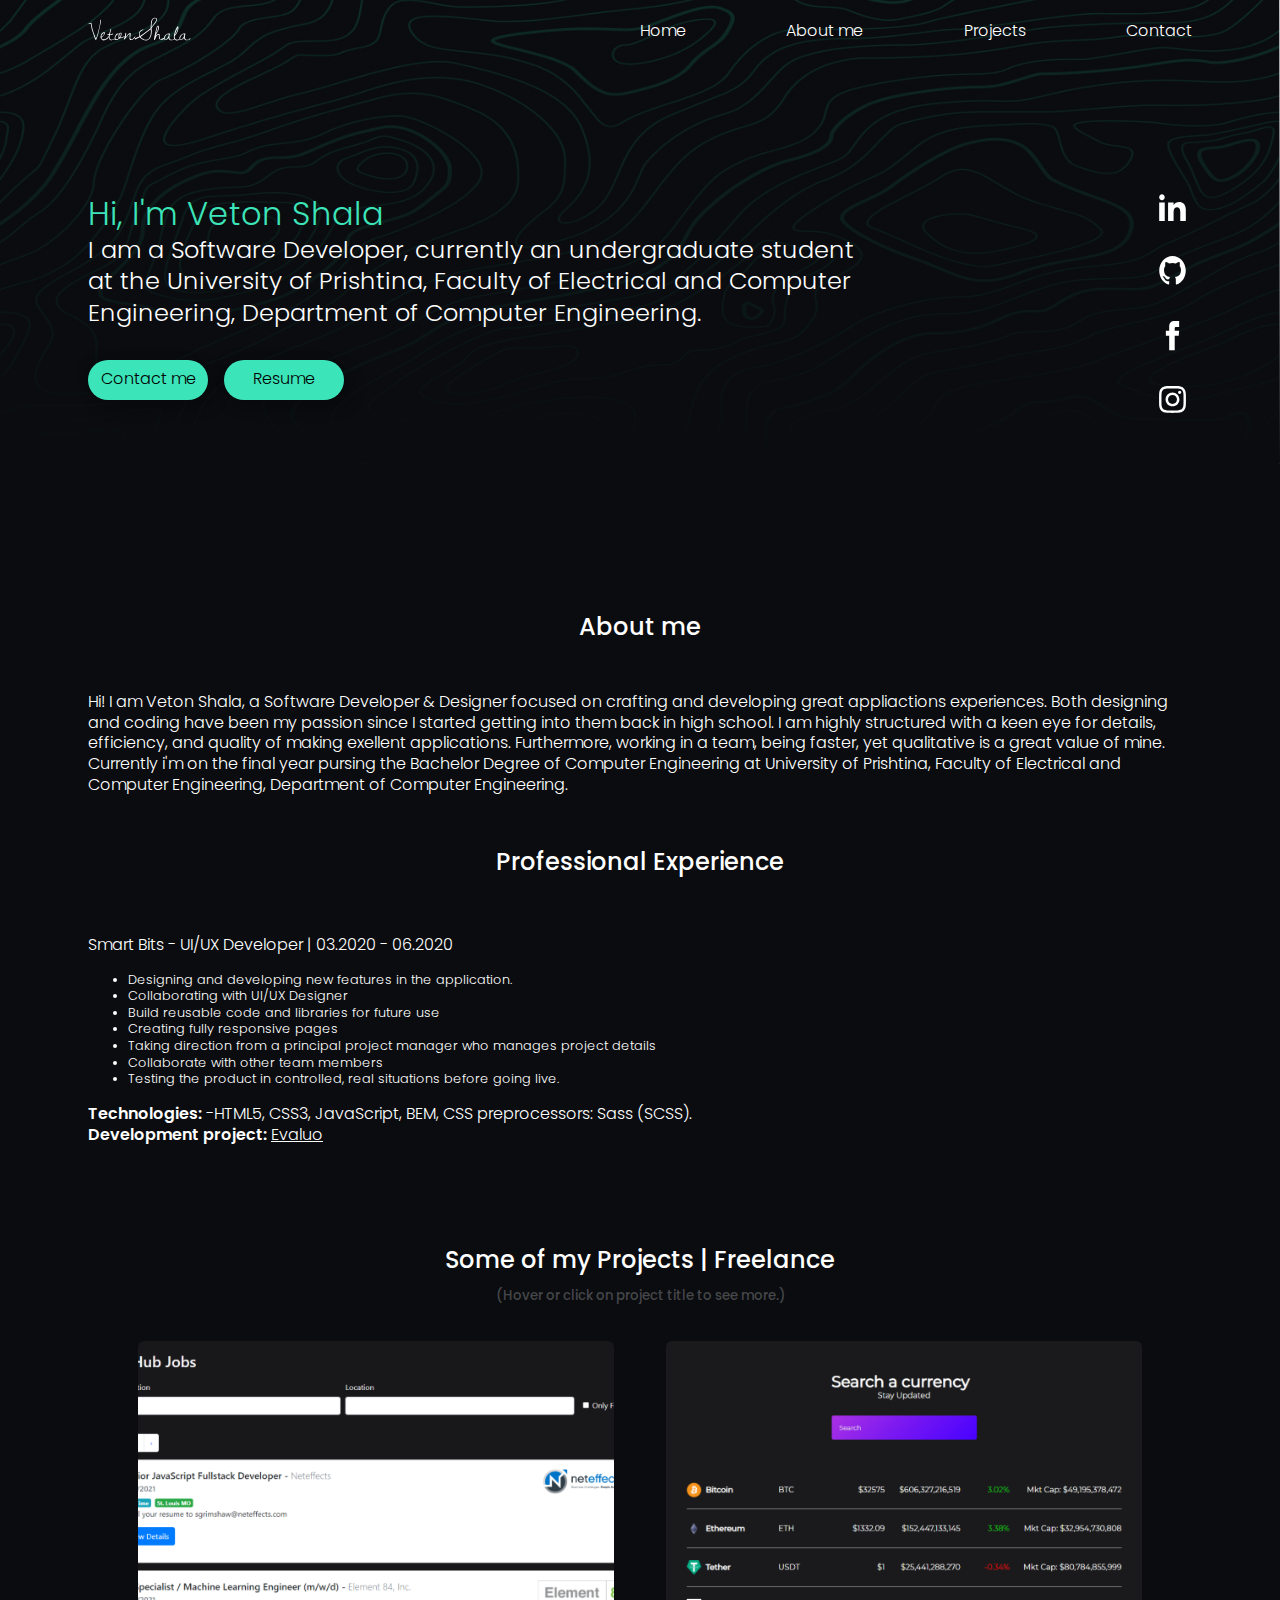
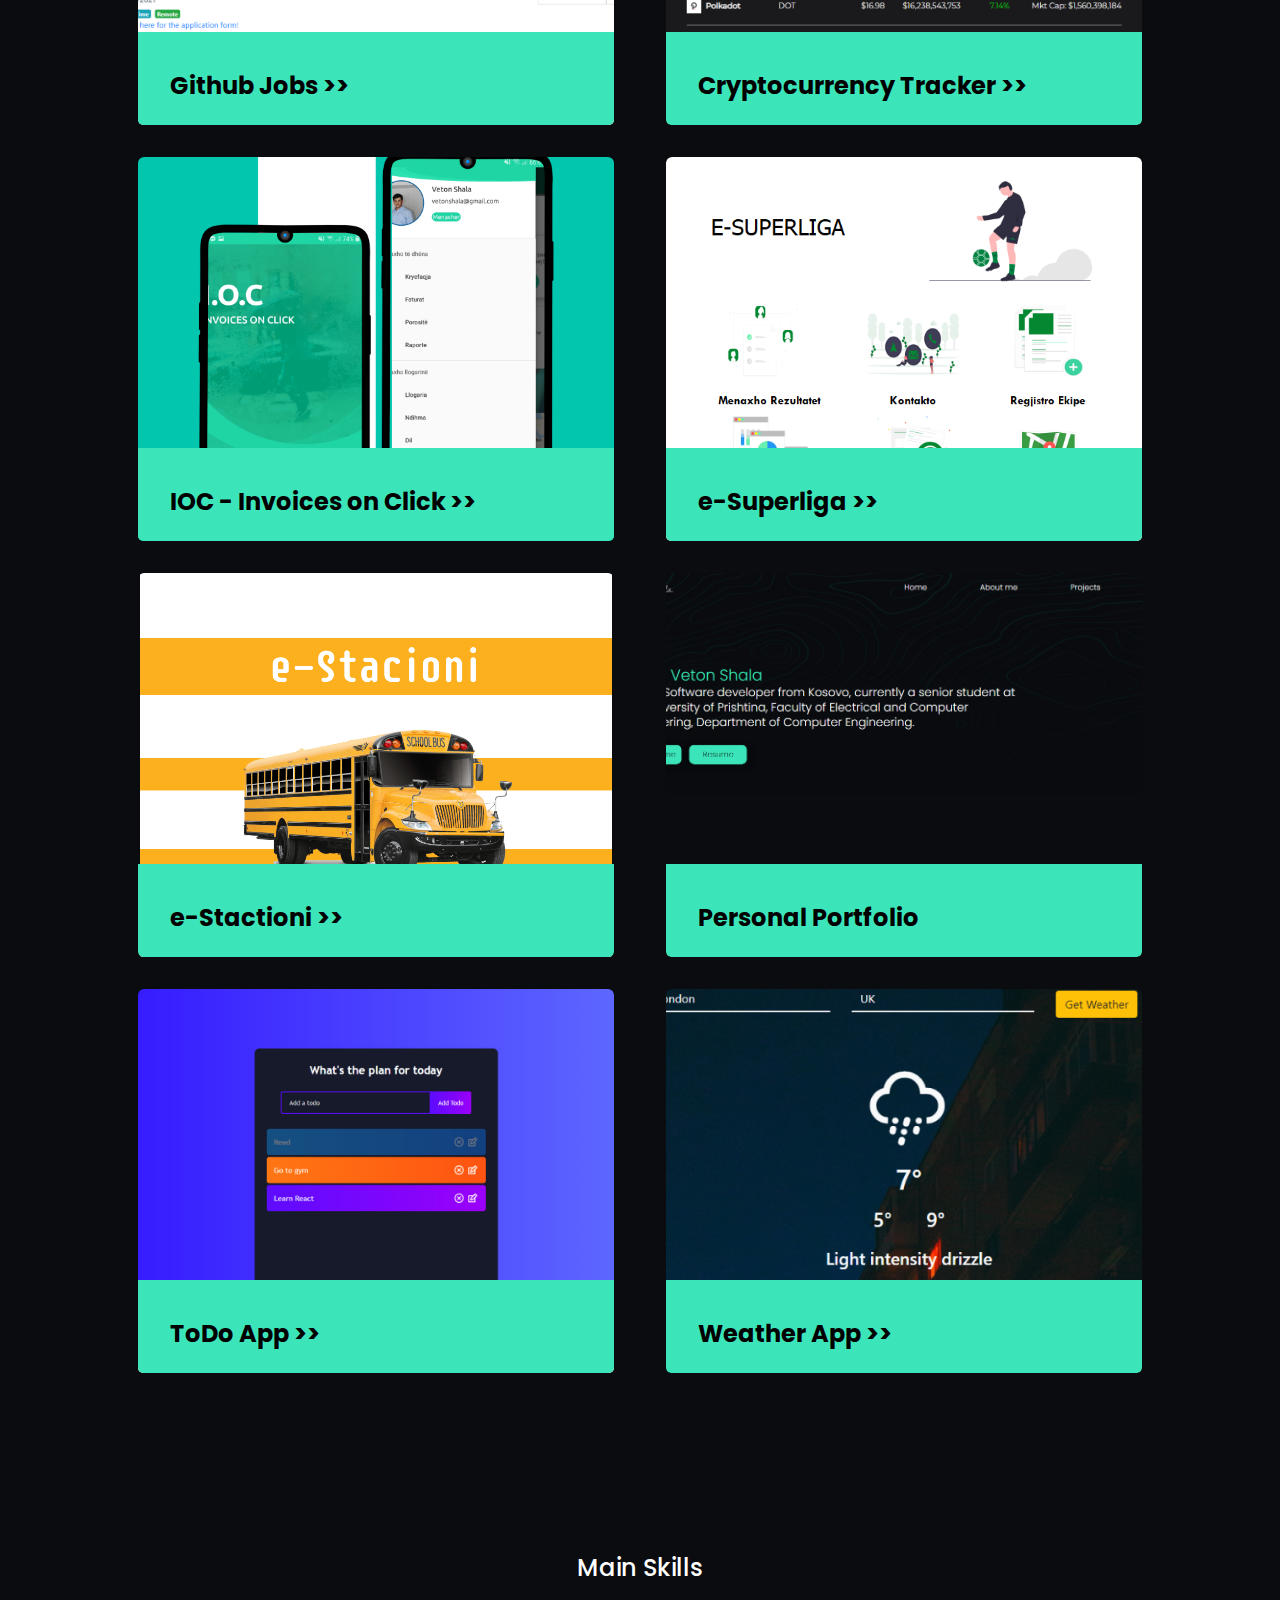
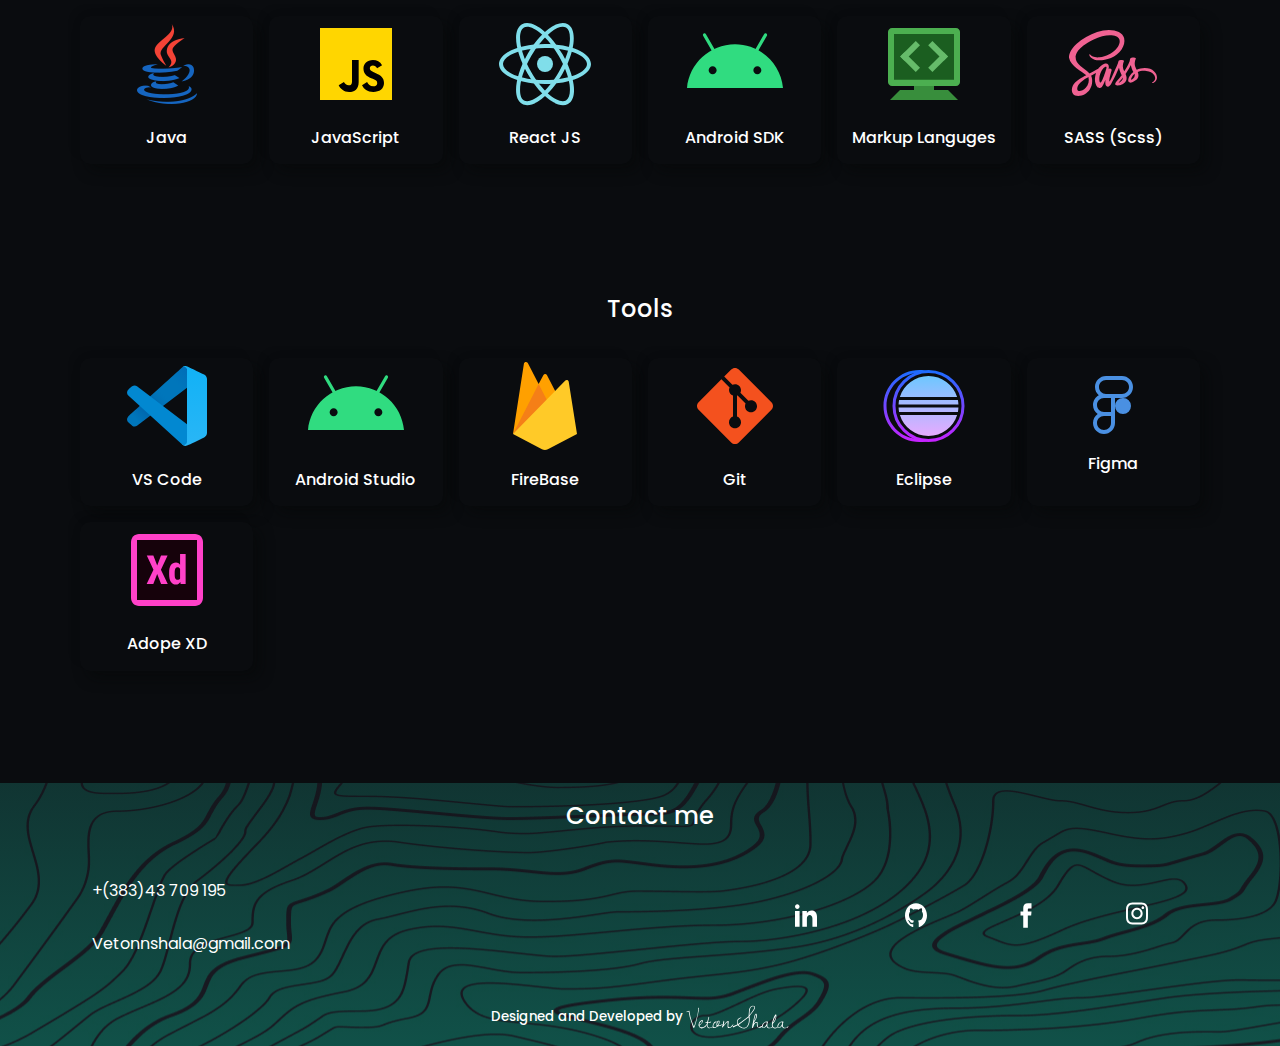
<file: app/index.html>
<!DOCTYPE html>
<html lang="en">

<head>
    <meta charset="UTF-8">
    <meta name="viewport" content="width=device-width, initial-scale=1.0">
    <link rel="icon" href="./img/logoD.svg">
    <link rel="preconnect" href="https://fonts.gstatic.com">
    <link href="https://fonts.googleapis.com/css2?family=Homenaje&display=swap" rel="stylesheet">
    <link rel="preconnect" href="https://fonts.gstatic.com">
    <link href="https://fonts.googleapis.com/css2?family=Bowlby+One+SC&display=swap" rel="stylesheet">
    <link rel="stylesheet" href="./sass/style.css">
    <link rel="preconnect" href="https://fonts.gstatic.com">
    <link href="https://fonts.googleapis.com/css2?family=Montserrat&display=swap" rel="stylesheet">
    <link rel="preconnect" href="https://fonts.gstatic.com">
    <link href="https://fonts.googleapis.com/css2?family=Londrina+Solid:wght@300;400&family=Work+Sans:wght@600&display=swap" rel="stylesheet">
    <link rel="preconnect" href="https://fonts.gstatic.com">
    <link href="https://fonts.googleapis.com/css2?family=Poppins:wght@300&display=swap" rel="stylesheet">
    <title>Veton Shala</title>
</head>

<body>

    <main>
        <header class="header">
            <a name="top"></a>
            <!--the background after the dropdown menu opens-->
            <div class="overlay has-fade hide-for-desktop hide-for-mobile">
            </div>

            <!--nav bar-->
            <nav class="container flex flex-js-c flex-ai-c header__nav logoandburger">
                <!--logo on mobile-->
                <div class="logo  ">
                    <a href="#"><img href="#" src="img/logoM.svg" alt="logo"></a>
                </div>

                <!--menu on desktop-->
                <div class="hide-for-mobile  header__nav--navlinks flex flex-js-sb ">
                    <a href="#" class="navlink">Home</a>
                    <a href="#aboutme" class="navlink">About me</a>
                    <a href="#projects" class="navlink">Projects</a>
                    <a href="#contactme" class="navlink">Contact</a>
                </div>

                <!--"3 the menu lines"-->
                <a id="btnHamburger" href="#" class=" hide-for-desktop header__toggle header__nav--hamburger ">
                    <span></span>
                    <span></span>
                    <span></span>
                </a>
            </nav>
            <!--drop down menu on mobile-->
            <div class="header__menu has-fade hide-for-desktop">
                <a href="#" class="navlink">Home</a>
                <a href="#aboutme" class="navlink">About me</a>
                <a href="#projects" class="navlink">Projects</a>
                <a href="#contactme" class="navlink">Contact</a>
            </div>
        </header>

        <section class="main">
            <div class="main_txt">
                <div class=" main_txt--intro ">
                    <span class="main_txt--intro-n">Hi, I'm Veton Shala</span> </br>
                    <span class="main_txt--intro-i">I am a Software Developer, currently an undergraduate student at the University of Prishtina, Faculty of Electrical and Computer Engineering, Department of Computer Engineering.</span></span>
                </div>
                <div class="main_txt--btn">
                    <a class="main_txt--btn-c" href="#contactme">Contact me </a>
                    <a class="main_txt--btn-r" onclick="window.open('./assets/VetonShala-CV.pdf')" href="#">Resume </a>
                </div>
            </div>
            <div class="main_social">

                <a href="https://www.linkedin.com/in/vetonshala/" target="_blank" class="navlink"><svg class="navlink_svg" width="39" height="42" viewBox="0 0 39 42" fill="none" xmlns="http://www.w3.org/2000/svg">
                    <path d="M8.0925 6.125C8.0925 8.54175 6.28875 10.5 4.0625 10.5C1.83625 10.5 0.0325 8.54175 0.0325 6.125C0.0325 3.71 1.83625 1.75 4.0625 1.75C6.28875 1.75 8.0925 3.71 8.0925 6.125ZM8.125 14H0V42H8.125V14ZM21.0958 14H13.0227V42H21.0974V27.3018C21.0974 19.1292 30.8945 18.4608 30.8945 27.3018V42H39V24.2708C39 10.4808 24.5018 10.983 21.0958 17.7712V14Z" fill="white"/>
                    </svg>
                    </a>

                <a href="https://github.com/vetonnshala/" class="navlink" target="_blank"><svg class="navlink_svg"  width="39" height="43" viewBox="0 0 39 43" fill="none" xmlns="http://www.w3.org/2000/svg">
                    <path d="M19.5 0C8.73275 0 0 9.62663 0 21.5C0 30.9994 5.58675 39.0583 13.3364 41.9017C14.3097 42.1006 14.625 41.4341 14.625 40.8679V36.8653C9.20075 38.1661 8.07137 34.3283 8.07137 34.3283C7.18412 31.8433 5.90525 31.1822 5.90525 31.1822C4.13562 29.8474 6.04012 29.876 6.04012 29.876C7.99825 30.0265 9.0285 32.0923 9.0285 32.0923C10.7673 35.3783 13.5899 34.4287 14.703 33.8786C14.8769 32.4901 15.3823 31.5405 15.9413 31.0048C11.6106 30.4583 7.05737 28.6147 7.05737 20.3784C7.05737 18.0295 7.8195 16.1125 9.06588 14.6075C8.86438 14.0646 8.1965 11.877 9.256 8.91713C9.256 8.91713 10.894 8.34021 14.6201 11.1209C16.1752 10.6443 17.8425 10.406 19.5 10.397C21.1575 10.406 22.8264 10.6443 24.3847 11.1209C28.1076 8.34021 29.7424 8.91713 29.7424 8.91713C30.8035 11.8787 30.1356 14.0664 29.9341 14.6075C31.1854 16.1125 31.941 18.0313 31.941 20.3784C31.941 28.6362 27.3796 30.4548 23.0376 30.9869C23.7364 31.6534 24.375 32.9613 24.375 34.968V40.8679C24.375 41.4395 24.687 42.1113 25.6766 41.8999C33.4198 39.053 39 30.9958 39 21.5C39 9.62663 30.2689 0 19.5 0Z" fill="white"/>
                    </svg>
                    </a>

                <a href="https://www.facebook.com/VetonnShala/" class="navlink" target="_blank">
                    <svg class="navlink_svg" width="39" height="43" viewBox="0 0 39 43" fill="none" xmlns="http://www.w3.org/2000/svg">
                    <path d="M14.625 14.3333H9.75V21.5H14.625V43H22.75V21.5H28.6683L29.25 14.3333H22.75V11.3466C22.75 9.63558 23.062 8.95833 24.5619 8.95833H29.25V0H23.062C17.2185 0 14.625 2.83621 14.625 8.26854V14.3333Z" fill="white"/>
                    </svg>
                </a>
                <a href="https://www.instagram.com/vetonshala" class="navlink" target="_blank"><svg class="navlink_svg"  width="39" height="39" viewBox="0 0 39 39" fill="none" xmlns="http://www.w3.org/2000/svg">
                    <path d="M19.5 3.51488C24.7065 3.51488 25.324 3.53437 27.3813 3.62863C32.6658 3.86913 35.1341 6.3765 35.3746 11.622C35.4689 13.6776 35.4867 14.2951 35.4867 19.5016C35.4867 24.7098 35.4672 25.3256 35.3746 27.3813C35.1325 32.6219 32.6706 35.1341 27.3813 35.3746C25.324 35.4689 24.7097 35.4884 19.5 35.4884C14.2935 35.4884 13.676 35.4689 11.6204 35.3746C6.32288 35.1325 3.8675 32.6138 3.627 27.3796C3.53275 25.324 3.51325 24.7081 3.51325 19.5C3.51325 14.2935 3.53438 13.6776 3.627 11.6204C3.86913 6.3765 6.331 3.8675 11.6204 3.627C13.6776 3.53438 14.2935 3.51488 19.5 3.51488ZM19.5 0C14.2041 0 13.5411 0.02275 11.4611 0.117C4.37938 0.442 0.443625 4.37125 0.118625 11.4595C0.02275 13.5411 0 14.2041 0 19.5C0 24.7959 0.02275 25.4605 0.117 27.5405C0.442 34.6222 4.37125 38.558 11.4595 38.883C13.5411 38.9772 14.2041 39 19.5 39C24.7959 39 25.4605 38.9772 27.5405 38.883C34.6157 38.558 38.5612 34.6287 38.8814 27.5405C38.9772 25.4605 39 24.7959 39 19.5C39 14.2041 38.9772 13.5411 38.883 11.4611C38.5645 4.38587 34.6304 0.443625 27.5421 0.118625C25.4605 0.02275 24.7959 0 19.5 0V0ZM19.5 9.48675C13.9701 9.48675 9.48675 13.9701 9.48675 19.5C9.48675 25.0299 13.9701 29.5149 19.5 29.5149C25.0299 29.5149 29.5133 25.0315 29.5133 19.5C29.5133 13.9701 25.0299 9.48675 19.5 9.48675ZM19.5 26C15.9104 26 13 23.0912 13 19.5C13 15.9104 15.9104 13 19.5 13C23.0896 13 26 15.9104 26 19.5C26 23.0912 23.0896 26 19.5 26ZM29.9097 6.75188C28.6163 6.75188 27.5681 7.8 27.5681 9.09188C27.5681 10.3837 28.6163 11.4319 29.9097 11.4319C31.2016 11.4319 32.2481 10.3837 32.2481 9.09188C32.2481 7.8 31.2016 6.75188 29.9097 6.75188Z" fill="white"/>
                    </svg>
                    </a>
            </div>
        </section>
    </main>

    <section id="aboutme" name="aboutme" class="aboutme">

        <div class=" section--title">
            <h1 class="section--title">About me</h1>
        </div>

        <div class="aboutme__content">
            <p class="aboutmetxt ">
                Hi! I am Veton Shala, a Software Developer & Designer focused on crafting and developing great appliactions experiences. Both designing and coding have been my passion since I started getting into them back in high school. I am highly structured
                with a keen eye for details, efficiency, and quality of making exellent applications. Furthermore, working in a team, being faster, yet qualitative is a great value of mine. Currently i'm on the final year pursing the Bachelor Degree of
                Computer Engineering at University of Prishtina, Faculty of Electrical and Computer Engineering, Department of Computer Engineering. </p>

            <div class=" section--title">
                <h1 class="section--title">Professional Experience</h1>
            </div>
            <p class="experiencetxt ">Smart Bits - UI/UX Developer<span> | 03.2020 - 06.2020 </span>
                <div class="experiencetxt__c">
                    <ul>
                        <li>Designing and developing new features in the application.</li>
                        <li>Collaborating with UI/UX Designer</li>
                        <li>Build reusable code and libraries for future use</li>
                        <li>Creating fully responsive pages</li>
                        <li>Taking direction from a principal project manager who manages project details</li>
                        <li>Collaborate with other team members</li>
                        <li>Testing the product in controlled, real situations before going live.</li>
                    </ul>
                    <strong>Technologies:</strong>
                    <span>-HTML5, CSS3, JavaScript, BEM, CSS preprocessors: Sass (SCSS).</span><br/>
                    <strong>Development project:</strong>
                    <span><a style="color: white;" href="https://evaluo.org/evaluo/">Evaluo</a></span></div>
            </p>
        </div>

    </section>

    <section class="projects" id="projects">

        <h1 class="section--title">Some of my Projects | Freelance<br/><span>(Hover or click on project title to see more.)</span></h1>
        <div class="projects__container">
            <div class="projects__container--card">
                <img src="./img/githubJobsimg.png" />
                <div class="content">
                    <h4>Github Jobs >> </h4>
                    <h5><i class="website-i"></i>Web App</h5>
                    <p>This app will show you the lastes open jobs on Github</p>
                    </p>
                    <p><br><strong>Technologies Used :</strong>React.js, CSS, HTML, etc.
                    </p>
                    <div class="card-icons">
                        <a href="https://github.com/vetonnshala/github-jobs" target="_blank"><svg xmlns="http://www.w3.org/2000/svg" width="24" height="24" viewBox="0 0 24 24"><path d="M24 10.935v2.131l-8 3.947v-2.23l5.64-2.783-5.64-2.79v-2.223l8 3.948zm-16 3.848l-5.64-2.783 5.64-2.79v-2.223l-8 3.948v2.131l8 3.947v-2.23zm7.047-10.783h-2.078l-4.011 16h2.073l4.016-16z"/></svg></a>
                        <a href="https://github-jobsapp.netlify.app/" target="_blank"><svg xmlns="http://www.w3.org/2000/svg" width="24" height="24" viewBox="0 0 24 24"><path d="M12.015 7c4.751 0 8.063 3.012 9.504 4.636-1.401 1.837-4.713 5.364-9.504 5.364-4.42 0-7.93-3.536-9.478-5.407 1.493-1.647 4.817-4.593 9.478-4.593zm0-2c-7.569 0-12.015 6.551-12.015 6.551s4.835 7.449 12.015 7.449c7.733 0 11.985-7.449 11.985-7.449s-4.291-6.551-11.985-6.551zm-.015 5c1.103 0 2 .897 2 2s-.897 2-2 2-2-.897-2-2 .897-2 2-2zm0-2c-2.209 0-4 1.792-4 4 0 2.209 1.791 4 4 4s4-1.791 4-4c0-2.208-1.791-4-4-4z"/></svg></a>
                    </div>
                </div>

            </div>

            <div class="projects__container--card">
                <img src="./img/cryptoimg.png" />
                <div class="content">
                    <h4>Cryptocurrency Tracker >></h4>
                    <h5><i class="website-i"></i>Web App</h5>
                    <p>Thiss app tracks and show you the lastes updates on cryptocurrency</p>
                    </p>
                    <p><br><strong>Technologies Used :</strong> React.js, HTML, SCSS, etc.
                    </p>
                    <div class="card-icons">
                        <a href="https://github.com/vetonnshala/crypto-tracker" target="_blank"><svg xmlns="http://www.w3.org/2000/svg" width="24" height="24" viewBox="0 0 24 24"><path d="M24 10.935v2.131l-8 3.947v-2.23l5.64-2.783-5.64-2.79v-2.223l8 3.948zm-16 3.848l-5.64-2.783 5.64-2.79v-2.223l-8 3.948v2.131l8 3.947v-2.23zm7.047-10.783h-2.078l-4.011 16h2.073l4.016-16z"/></svg></a>
                        <a href="https://cryptotracker-v.netlify.app/" target="_blank"><svg xmlns="http://www.w3.org/2000/svg" width="24" height="24" viewBox="0 0 24 24"><path d="M12.015 7c4.751 0 8.063 3.012 9.504 4.636-1.401 1.837-4.713 5.364-9.504 5.364-4.42 0-7.93-3.536-9.478-5.407 1.493-1.647 4.817-4.593 9.478-4.593zm0-2c-7.569 0-12.015 6.551-12.015 6.551s4.835 7.449 12.015 7.449c7.733 0 11.985-7.449 11.985-7.449s-4.291-6.551-11.985-6.551zm-.015 5c1.103 0 2 .897 2 2s-.897 2-2 2-2-.897-2-2 .897-2 2-2zm0-2c-2.209 0-4 1.792-4 4 0 2.209 1.791 4 4 4s4-1.791 4-4c0-2.208-1.791-4-4-4z"/></svg></a>
                    </div>
                </div>

            </div>
            <div class="projects__container--card">
                <img src="./img/ioc.png" />
                <div class="content">
                    <h4>IOC - Invoices on Click >></h4>
                    <h5><i class="website-i"></i>Android App</h5>
                    <p>This app will help any bisnes to track and to organize their orders and invoices</p>
                    </p>
                    <p><br><strong>Technologies Used :</strong>Java, FireBase, and made on Android Studio.</p>
                    </p>
                    <div class="card-icons">
                        <a href="https://github.com/vehbirestelica/ProjektiIOC" target="_blank"><svg xmlns="http://www.w3.org/2000/svg" width="24" height="24" viewBox="0 0 24 24"><path d="M24 10.935v2.131l-8 3.947v-2.23l5.64-2.783-5.64-2.79v-2.223l8 3.948zm-16 3.848l-5.64-2.783 5.64-2.79v-2.223l-8 3.948v2.131l8 3.947v-2.23zm7.047-10.783h-2.078l-4.011 16h2.073l4.016-16z"/></svg></a>
                    </div>
                </div>

            </div>
            <div class="projects__container--card">
                <img src="./img/esuper.png" />
                <div class="content">
                    <h4>e-Superliga >></h4>
                    <h5><i class="website-i"></i>Desktop App</h5>
                    <p>An Desktop Application that will show you the lastes stats for football teams and players from Kosovo Super League</p>
                    </p>
                    <p><br><strong>Technologies Used :</strong>JavaFX, MySQL, etc.</p>
                    </p>
                    <div class="card-icons">
                        <a href="https://github.com/vetonnshala/E-Superliga" target="_blank"><svg xmlns="http://www.w3.org/2000/svg" width="24" height="24" viewBox="0 0 24 24"><path d="M24 10.935v2.131l-8 3.947v-2.23l5.64-2.783-5.64-2.79v-2.223l8 3.948zm-16 3.848l-5.64-2.783 5.64-2.79v-2.223l-8 3.948v2.131l8 3.947v-2.23zm7.047-10.783h-2.078l-4.011 16h2.073l4.016-16z"/></svg></a>
                    </div>
                </div>
            </div>
            <div class="projects__container--card">
                <img src="./img/staacioni.jpg" />
                <div class="content">
                    <h4>e-Stactioni >></h4>
                    <h5><i class="website-i"></i>Desktop App</h5>
                    <p>This app will help to organize the buss lines and tickets</p>
                    </p>
                    <p><br><strong>Technologies Used :</strong>Java, MySQL.</p>
                    </p>
                    <div class="card-icons">
                        <a target="_blank" href="https://github.com/vetonnshala/KNK"><svg xmlns="http://www.w3.org/2000/svg" width="24" height="24" viewBox="0 0 24 24"><path d="M24 10.935v2.131l-8 3.947v-2.23l5.64-2.783-5.64-2.79v-2.223l8 3.948zm-16 3.848l-5.64-2.783 5.64-2.79v-2.223l-8 3.948v2.131l8 3.947v-2.23zm7.047-10.783h-2.078l-4.011 16h2.073l4.016-16z"/></svg></a>
                    </div>
                </div>
            </div>

            <div class="projects__container--card">
                <img src="./img/web.png" />
                <div class="content">
                    <h4>Personal Portfolio</h4>
                    <h5><i class="website-i"></i>WebSite</h5>
                    <p>My personal portofolio</p>
                    </p>
                    <p><br><strong>Technologies Used :</strong>HTML, Sass, JavaScript.</p>
                    </p>
                    <div class="card-icons">

                        <a href="https://github.com/vetonnshala/personalweb" target="_blank"><svg xmlns="http://www.w3.org/2000/svg" width="24" height="24" viewBox="0 0 24 24"><path d="M24 10.935v2.131l-8 3.947v-2.23l5.64-2.783-5.64-2.79v-2.223l8 3.948zm-16 3.848l-5.64-2.783 5.64-2.79v-2.223l-8 3.948v2.131l8 3.947v-2.23zm7.047-10.783h-2.078l-4.011 16h2.073l4.016-16z"/></svg></a>
                        <a href="https://vetonshala.netlify.app/" target="_blank"><svg xmlns="http://www.w3.org/2000/svg" width="24" height="24" viewBox="0 0 24 24"><path d="M12.015 7c4.751 0 8.063 3.012 9.504 4.636-1.401 1.837-4.713 5.364-9.504 5.364-4.42 0-7.93-3.536-9.478-5.407 1.493-1.647 4.817-4.593 9.478-4.593zm0-2c-7.569 0-12.015 6.551-12.015 6.551s4.835 7.449 12.015 7.449c7.733 0 11.985-7.449 11.985-7.449s-4.291-6.551-11.985-6.551zm-.015 5c1.103 0 2 .897 2 2s-.897 2-2 2-2-.897-2-2 .897-2 2-2zm0-2c-2.209 0-4 1.792-4 4 0 2.209 1.791 4 4 4s4-1.791 4-4c0-2.208-1.791-4-4-4z"/></svg></a>
                    </div>
                </div>

            </div>

            <div class="projects__container--card">
                <img src="./img/todo.png" />
                <div class="content">
                    <h4>ToDo App >></h4>
                    <h5><i class="website-i"></i>Web App</h5>
                    <p>An app made with ReactJS that helps you to organize your day.</p>
                    </p>
                    <p><br><strong>Technologies Used :</strong> React.js, SCSS, HTML, etc.
                    </p>
                    <div class="card-icons">
                        <a href="https://github.com/vetonnshala/todo" target="_blank"><svg xmlns="http://www.w3.org/2000/svg" width="24" height="24" viewBox="0 0 24 24"><path d="M24 10.935v2.131l-8 3.947v-2.23l5.64-2.783-5.64-2.79v-2.223l8 3.948zm-16 3.848l-5.64-2.783 5.64-2.79v-2.223l-8 3.948v2.131l8 3.947v-2.23zm7.047-10.783h-2.078l-4.011 16h2.073l4.016-16z"/></svg></a>
                        <a href="https://todoapp-v.netlify.app/" target="_blank"><svg xmlns="http://www.w3.org/2000/svg" width="24" height="24" viewBox="0 0 24 24"><path d="M12.015 7c4.751 0 8.063 3.012 9.504 4.636-1.401 1.837-4.713 5.364-9.504 5.364-4.42 0-7.93-3.536-9.478-5.407 1.493-1.647 4.817-4.593 9.478-4.593zm0-2c-7.569 0-12.015 6.551-12.015 6.551s4.835 7.449 12.015 7.449c7.733 0 11.985-7.449 11.985-7.449s-4.291-6.551-11.985-6.551zm-.015 5c1.103 0 2 .897 2 2s-.897 2-2 2-2-.897-2-2 .897-2 2-2zm0-2c-2.209 0-4 1.792-4 4 0 2.209 1.791 4 4 4s4-1.791 4-4c0-2.208-1.791-4-4-4z"/></svg></a>
                    </div>
                </div>

            </div>

            <div class="projects__container--card">
                <img src="./img/watherapp.png" />
                <div class="content">
                    <h4>Weather App >></h4>
                    <h5><i class="website-i"></i>Web App</h5>
                    <p>This app made with react will show you the specific weather for any city or country</p>
                    </p>
                    <p><br><strong>Technologies Used :</strong>React.js, HTML, SCSS, etc.
                    </p>
                    <div class="card-icons">
                        <a href="https://github.com/vetonnshala/WeatherApp" target="_blank"><svg xmlns="http://www.w3.org/2000/svg" width="24" height="24" viewBox="0 0 24 24"><path d="M24 10.935v2.131l-8 3.947v-2.23l5.64-2.783-5.64-2.79v-2.223l8 3.948zm-16 3.848l-5.64-2.783 5.64-2.79v-2.223l-8 3.948v2.131l8 3.947v-2.23zm7.047-10.783h-2.078l-4.011 16h2.073l4.016-16z"/></svg></a>
                        <a href="https://syletahirsylaj-app.netlify.app/" target="_blank"><svg xmlns="http://www.w3.org/2000/svg" width="24" height="24" viewBox="0 0 24 24"><path d="M12.015 7c4.751 0 8.063 3.012 9.504 4.636-1.401 1.837-4.713 5.364-9.504 5.364-4.42 0-7.93-3.536-9.478-5.407 1.493-1.647 4.817-4.593 9.478-4.593zm0-2c-7.569 0-12.015 6.551-12.015 6.551s4.835 7.449 12.015 7.449c7.733 0 11.985-7.449 11.985-7.449s-4.291-6.551-11.985-6.551zm-.015 5c1.103 0 2 .897 2 2s-.897 2-2 2-2-.897-2-2 .897-2 2-2zm0-2c-2.209 0-4 1.792-4 4 0 2.209 1.791 4 4 4s4-1.791 4-4c0-2.208-1.791-4-4-4z"/></svg></a>
                    </div>
                </div>

            </div>
            <!-- 

            <div class="projects__container--card">
                <img src="./img/recipe.png" />
                <div class="content">
                    <h4>Recipe App >></h4>
                    <h5><i class="website-i"></i>Web App</h5>
                    <p>An app that will show you some recipes by searching the once you like to cook</p>
                    </p>
                    <p><br><strong>Technologies Used :</strong> React.js, HTML, Scss, etc.
                    </p>
                    <div class="card-icons">
                        <a href="https://github.com/vetonnshala/recipe-app" target="_blank"><svg xmlns="http://www.w3.org/2000/svg" width="24" height="24" viewBox="0 0 24 24"><path d="M24 10.935v2.131l-8 3.947v-2.23l5.64-2.783-5.64-2.79v-2.223l8 3.948zm-16 3.848l-5.64-2.783 5.64-2.79v-2.223l-8 3.948v2.131l8 3.947v-2.23zm7.047-10.783h-2.078l-4.011 16h2.073l4.016-16z"/></svg></a>
                        <a href="#"><svg xmlns="http://www.w3.org/2000/svg"  target="_blank" width="24" height="24" viewBox="0 0 24 24"><path d="M12.015 7c4.751 0 8.063 3.012 9.504 4.636-1.401 1.837-4.713 5.364-9.504 5.364-4.42 0-7.93-3.536-9.478-5.407 1.493-1.647 4.817-4.593 9.478-4.593zm0-2c-7.569 0-12.015 6.551-12.015 6.551s4.835 7.449 12.015 7.449c7.733 0 11.985-7.449 11.985-7.449s-4.291-6.551-11.985-6.551zm-.015 5c1.103 0 2 .897 2 2s-.897 2-2 2-2-.897-2-2 .897-2 2-2zm0-2c-2.209 0-4 1.792-4 4 0 2.209 1.791 4 4 4s4-1.791 4-4c0-2.208-1.791-4-4-4z"/></svg></a>
                    </div>
                </div>
            </div> -->

        </div>
        </div>
    </section>
    <section class="skills" id="skills">
        <h1 class="section--title">Main Skills</h1>
        <div class="skills__container">
            <div class="skills__container--item">
                <svg width="96" height="96" viewBox="0 0 96 96" fill="none" xmlns="http://www.w3.org/2000/svg" xmlns:xlink="http://www.w3.org/1999/xlink">
                       <rect width="96" height="96" fill="url(#pattern0)"/>
                      <defs>
                     <pattern id="pattern0" patternContentUnits="objectBoundingBox" width="1" height="1">
                     <use xlink:href="#image0" transform="scale(0.0104167)"/>
                     </pattern>
                    <image id="image0" width="96" height="96" xlink:href="[data-uri]"/>
                    </defs>
                   </svg>
                <h3 class="title">Java</h3>
            </div>
            <div class="skills__container--item">
                <svg xmlns="http://www.w3.org/2000/svg" viewBox="0 0 48 48" width="96px" height="96px"><path fill="#ffd600" d="M6,42V6h36v36H6z"/><path fill="#000001" d="M29.538 32.947c.692 1.124 1.444 2.201 3.037 2.201 1.338 0 2.04-.665 2.04-1.585 0-1.101-.726-1.492-2.198-2.133l-.807-.344c-2.329-.988-3.878-2.226-3.878-4.841 0-2.41 1.845-4.244 4.728-4.244 2.053 0 3.528.711 4.592 2.573l-2.514 1.607c-.553-.988-1.151-1.377-2.078-1.377-.946 0-1.545.597-1.545 1.377 0 .964.6 1.354 1.985 1.951l.807.344C36.452 29.645 38 30.839 38 33.523 38 36.415 35.716 38 32.65 38c-2.999 0-4.702-1.505-5.65-3.368L29.538 32.947zM17.952 33.029c.506.906 1.275 1.603 2.381 1.603 1.058 0 1.667-.418 1.667-2.043V22h3.333v11.101c0 3.367-1.953 4.899-4.805 4.899-2.577 0-4.437-1.746-5.195-3.368L17.952 33.029z"/></svg>
                <h3 class="title">JavaScript</h3>
            </div>
            <div class="skills__container--item">
                <svg xmlns="http://www.w3.org/2000/svg" viewBox="0 0 48 48" width="96px" height="96px"><path fill="#80deea" d="M24,34C11.1,34,1,29.6,1,24c0-5.6,10.1-10,23-10c12.9,0,23,4.4,23,10C47,29.6,36.9,34,24,34z M24,16	c-12.6,0-21,4.1-21,8c0,3.9,8.4,8,21,8s21-4.1,21-8C45,20.1,36.6,16,24,16z"/><path fill="#80deea" d="M15.1,44.6c-1,0-1.8-0.2-2.6-0.7C7.6,41.1,8.9,30.2,15.3,19l0,0c3-5.2,6.7-9.6,10.3-12.4c3.9-3,7.4-3.9,9.8-2.5	c2.5,1.4,3.4,4.9,2.8,9.8c-0.6,4.6-2.6,10-5.6,15.2c-3,5.2-6.7,9.6-10.3,12.4C19.7,43.5,17.2,44.6,15.1,44.6z M32.9,5.4	c-1.6,0-3.7,0.9-6,2.7c-3.4,2.7-6.9,6.9-9.8,11.9l0,0c-6.3,10.9-6.9,20.3-3.6,22.2c1.7,1,4.5,0.1,7.6-2.3c3.4-2.7,6.9-6.9,9.8-11.9	c2.9-5,4.8-10.1,5.4-14.4c0.5-4-0.1-6.8-1.8-7.8C34,5.6,33.5,5.4,32.9,5.4z"/><path fill="#80deea" d="M33,44.6c-5,0-12.2-6.1-17.6-15.6C8.9,17.8,7.6,6.9,12.5,4.1l0,0C17.4,1.3,26.2,7.8,32.7,19	c3,5.2,5,10.6,5.6,15.2c0.7,4.9-0.3,8.3-2.8,9.8C34.7,44.4,33.9,44.6,33,44.6z M13.5,5.8c-3.3,1.9-2.7,11.3,3.6,22.2	c6.3,10.9,14.1,16.1,17.4,14.2c1.7-1,2.3-3.8,1.8-7.8c-0.6-4.3-2.5-9.4-5.4-14.4C24.6,9.1,16.8,3.9,13.5,5.8L13.5,5.8z"/><circle cx="24" cy="24" r="4" fill="#80deea"/></svg>
                <h3 class="title">React JS</h3>
            </div>
            <div class="skills__container--item">
                <svg xmlns="http://www.w3.org/2000/svg" viewBox="0 0 48 48" width="96px" height="96px"><path fill="#30dc80" d="M24,14.088C11.427,14.088,1.108,23.716,0,36h48C46.892,23.716,36.573,14.088,24,14.088z M33.179,27.079c0-1.104,0.895-1.999,1.999-1.999c1.104,0,1.999,0.895,1.999,1.999c0,1.104-0.895,1.999-1.999,1.999	C34.074,29.078,33.179,28.183,33.179,27.079z M12.822,29.078c-1.104,0-1.999-0.895-1.999-1.999c0-1.104,0.895-1.999,1.999-1.999	s1.999,0.895,1.999,1.999C14.821,28.183,13.926,29.078,12.822,29.078z"/><path fill="#30dc80" d="M34.038,19.313c-0.14,0-0.281-0.035-0.41-0.11c-0.393-0.227-0.527-0.729-0.301-1.122l5.197-9.008	c0.227-0.394,0.729-0.529,1.122-0.301c0.393,0.227,0.527,0.729,0.301,1.122l-5.197,9.008C34.598,19.166,34.322,19.313,34.038,19.313	z"/><path fill="#30dc80" d="M13.962,19.313c-0.284,0-0.56-0.148-0.712-0.411L8.054,9.894C7.827,9.501,7.962,8.999,8.354,8.772	c0.392-0.228,0.895-0.093,1.122,0.301l5.197,9.008c0.227,0.394,0.092,0.896-0.301,1.122C14.243,19.278,14.102,19.313,13.962,19.313z"/></svg>
                <h3 class="title">Android SDK</h3>
            </div>

            <div class="skills__container--item">
                <svg xmlns="http://www.w3.org/2000/svg" viewBox="0 0 48 48" width="96px" height="96px"><path fill="#388E3C" d="M41 42L7 42 12 37 36 37z"/><path fill="#388E3C" d="M19 32.875H29V37.875H19z"/><path fill="#4CAF50" d="M42,33c0,1.104-0.896,2-2,2H8c-1.104,0-2-0.896-2-2V8c0-1.104,0.896-2,2-2h32c1.104,0,2,0.896,2,2V33z"/><path fill="#1B5E20" d="M9 9H39V31.875H9z"/><g><path fill="#66BB6A" d="M15.551 11.893H18.551000000000002V22.893H15.551z" transform="rotate(44.992 17.051 17.394)"/><path fill="#66BB6A" d="M15.55 17.55H18.55V28.55H15.55z" transform="rotate(-45.017 17.048 23.049)"/><path fill="#66BB6A" d="M29.55 11.893H32.55V22.893H29.55z" transform="rotate(134.999 31.05 17.393)"/><path fill="#66BB6A" d="M29.55 17.55H32.55V28.55H29.55z" transform="rotate(-134.983 31.051 23.05)"/></g></svg>
                <h3 class="title">Markup Languges</h3>
            </div>
            <div class="skills__container--item">
                <svg xmlns="http://www.w3.org/2000/svg" viewBox="0 0 48 48" width="96px" height="96px"><path fill="#f06292" d="M39.867,25.956c-1.538,0.008-2.87,0.377-3.986,0.928c-0.408-0.815-0.822-1.532-0.891-2.065	c-0.081-0.622-0.175-0.994-0.077-1.735c0.098-0.741,0.527-1.791,0.521-1.87c-0.006-0.079-0.096-0.456-0.983-0.463	c-0.887-0.006-1.646,0.171-1.735,0.405c-0.089,0.234-0.26,0.761-0.366,1.311c-0.155,0.804-1.771,3.673-2.688,5.173	c-0.3-0.586-0.555-1.102-0.608-1.51c-0.081-0.622-0.175-0.994-0.077-1.735c0.098-0.741,0.527-1.791,0.521-1.87	c-0.006-0.079-0.096-0.456-0.983-0.463c-0.887-0.006-1.646,0.171-1.735,0.405c-0.089,0.234-0.185,0.781-0.366,1.311	c-0.182,0.529-2.329,5.314-2.892,6.555c-0.287,0.632-0.536,1.14-0.712,1.486c-0.001-0.001-0.001-0.002-0.001-0.002	s-0.011,0.023-0.029,0.062c-0.151,0.295-0.24,0.458-0.24,0.458s0.001,0.002,0.003,0.006c-0.12,0.217-0.248,0.418-0.311,0.418	c-0.044,0-0.133-0.577,0.019-1.369c0.32-1.66,1.087-4.248,1.08-4.338c-0.004-0.046,0.143-0.497-0.501-0.733	c-0.626-0.229-0.849,0.153-0.906,0.154c-0.055,0.001-0.096,0.135-0.096,0.135s0.697-2.911-1.33-2.911	c-1.268,0-3.024,1.387-3.889,2.644c-0.546,0.298-1.715,0.936-2.954,1.617c-0.476,0.262-0.962,0.529-1.423,0.783	c-0.031-0.035-0.063-0.069-0.095-0.104c-2.459-2.623-7.003-4.478-6.811-8.005c0.07-1.282,0.516-4.658,8.733-8.752	c6.731-3.354,12.12-2.431,13.051-0.386c1.33,2.923-2.88,8.354-9.87,9.138c-2.663,0.299-4.066-0.734-4.415-1.118	c-0.367-0.405-0.422-0.423-0.559-0.347c-0.223,0.124-0.082,0.481,0,0.694c0.209,0.543,1.065,1.506,2.525,1.986	c1.285,0.422,4.412,0.653,8.193-0.81c4.236-1.638,7.543-6.196,6.571-10.005c-0.988-3.874-7.412-5.148-13.492-2.988	C12.44,9.332,8.523,11.35,5.706,13.984c-3.349,3.132-3.883,5.859-3.663,6.998c0.782,4.048,6.361,6.684,8.595,8.637	c-0.11,0.061-0.214,0.118-0.308,0.17c-1.12,0.554-5.373,2.78-6.437,5.131c-1.207,2.667,0.192,4.581,1.118,4.839	c2.869,0.798,5.813-0.638,7.396-2.998c1.582-2.359,1.389-5.432,0.663-6.834c-0.009-0.017-0.019-0.034-0.028-0.052	c0.289-0.171,0.584-0.345,0.876-0.517c0.57-0.335,1.13-0.647,1.615-0.911c-0.272,0.744-0.471,1.637-0.574,2.926	c-0.122,1.514,0.499,3.471,1.311,4.241c0.358,0.339,0.788,0.347,1.06,0.347c0.945,0,1.376-0.786,1.851-1.716	c0.582-1.14,1.099-2.468,1.099-2.468s-0.648,3.586,1.118,3.586c0.644,0,1.291-0.835,1.58-1.26c0.001,0.005,0.001,0.007,0.001,0.007	s0.017-0.028,0.05-0.083c0.067-0.102,0.105-0.167,0.105-0.167s0.001-0.007,0.003-0.019c0.259-0.449,0.833-1.473,1.693-3.162	c1.112-2.182,2.178-4.916,2.178-4.916s0.099,0.668,0.424,1.774c0.191,0.65,0.597,1.369,0.918,2.059	c-0.258,0.358-0.416,0.563-0.416,0.563s0.001,0.004,0.004,0.011c-0.206,0.274-0.437,0.569-0.679,0.857	c-0.878,1.045-1.923,2.239-2.063,2.583c-0.165,0.406-0.126,0.704,0.193,0.945c0.233,0.175,0.647,0.203,1.08,0.174	c0.789-0.053,1.343-0.249,1.617-0.368c0.427-0.151,0.924-0.388,1.39-0.731c0.861-0.633,1.38-1.538,1.33-2.738	c-0.028-0.661-0.238-1.316-0.505-1.934c0.078-0.112,0.156-0.226,0.235-0.34c1.357-1.984,2.41-4.164,2.41-4.164	s0.099,0.668,0.424,1.774c0.164,0.559,0.489,1.17,0.781,1.768c-1.276,1.037-2.067,2.242-2.342,3.032	c-0.508,1.462-0.11,2.124,0.636,2.275c0.338,0.068,0.816-0.087,1.175-0.239c0.447-0.148,0.984-0.395,1.486-0.764	c0.861-0.633,1.689-1.519,1.639-2.718c-0.023-0.546-0.171-1.088-0.372-1.608c1.082-0.451,2.482-0.701,4.266-0.493	c3.827,0.447,4.577,2.836,4.434,3.836c-0.144,1-0.946,1.55-1.215,1.716c-0.268,0.166-0.35,0.224-0.328,0.347	c0.033,0.179,0.157,0.173,0.386,0.134c0.315-0.053,2.009-0.813,2.082-2.659C46.089,28.509,43.844,25.935,39.867,25.956z M10.37,35.9	c-1.268,1.383-3.038,1.905-3.798,1.465c-0.82-0.475-0.495-2.511,1.06-3.979c0.948-0.894,2.172-1.718,2.984-2.225	c0.185-0.111,0.456-0.274,0.786-0.472c0.055-0.031,0.086-0.048,0.086-0.048l-0.001-0.002c0.064-0.038,0.129-0.077,0.196-0.118	C12.25,32.61,11.701,34.449,10.37,35.9z M19.605,29.623c-0.441,1.076-1.365,3.83-1.928,3.682c-0.483-0.127-0.777-2.22-0.096-4.28	c0.342-1.037,1.074-2.276,1.504-2.757c0.692-0.774,1.454-1.027,1.639-0.713C20.959,25.955,19.882,28.948,19.605,29.623z M27.234,33.263c-0.187,0.098-0.359,0.159-0.438,0.112c-0.059-0.035,0.077-0.164,0.077-0.164s0.954-1.027,1.33-1.494	c0.219-0.272,0.472-0.595,0.748-0.955c0.002,0.036,0.003,0.072,0.003,0.107C28.952,32.099,27.764,32.929,27.234,33.263z M33.111,31.923c-0.14-0.099-0.116-0.42,0.343-1.421c0.18-0.393,0.592-1.054,1.306-1.686c0.083,0.26,0.133,0.509,0.132,0.741	C34.883,31.105,33.779,31.683,33.111,31.923z"/></svg>
                <h3 class="title">SASS (Scss)</h3>
            </div>
        </div>
    </section>

    <section class="tools">
        <h1 class="section--title">Tools</h1>
        <div class="tools__container">

            <div class="tools__container--item">
                <svg xmlns="http://www.w3.org/2000/svg" viewBox="0 0 48 48" width="96px" height="96px"><linearGradient id="HjBUFHyNtcsDcBgnZBZ2Sa" x1="37.8" x2="37.8" y1="43.37" y2="7.42" gradientUnits="userSpaceOnUse"><stop offset="0" stop-color="#29b6f6"/><stop offset="1" stop-color="#13b2f6"/></linearGradient><path fill="url(#HjBUFHyNtcsDcBgnZBZ2Sa)" d="M34.176,4.249c0.188,0.092,5.688,2.716,8.374,3.998C43.437,8.67,44,9.564,44,10.546v26.86	c0,0.981-0.559,1.874-1.443,2.299c-2.548,1.228-7.611,3.666-7.948,3.826C34.361,43.649,33.709,44,33.181,44	c-0.678,0-1.133-0.316-1.58-0.73L34,35.711V5.715l-2.254-1.135C32.228,4.109,32.896,4,33.291,4C33.653,4,33.948,4.138,34.176,4.249z"/><linearGradient id="HjBUFHyNtcsDcBgnZBZ2Sb" x1="6.085" x2="34.793" y1="34.801" y2="7.173" gradientUnits="userSpaceOnUse"><stop offset=".115" stop-color="#0076bb"/><stop offset=".257" stop-color="#0069b0"/><stop offset=".28" stop-color="#0069b0"/><stop offset=".424" stop-color="#0069b0"/><stop offset=".491" stop-color="#0072b7"/><stop offset=".577" stop-color="#0076bb"/><stop offset=".795" stop-color="#0076bb"/><stop offset="1" stop-color="#006eb9"/></linearGradient><path fill="url(#HjBUFHyNtcsDcBgnZBZ2Sb)" d="M9,33.896l25-19.023V5.83c0-1.299-1.662-1.808-2.337-1.184	C31.008,5.25,4.658,29.239,4.658,29.239c-0.9,0.83-0.849,2.267,0.107,3.032c0,0,1.324,1.232,1.803,1.574	C7.304,34.37,8.271,34.43,9,33.896z"/><path fill="#0288d1" d="M9,14.104l25,19.054v8.771c0,1.198-1.42,2.193-2.399,1.341L4.658,18.761	c-0.9-0.83-0.849-2.267,0.107-3.032c0,0,1.324-1.232,1.803-1.574C7.304,13.63,8.271,13.57,9,14.104z"/></svg>
                <h3 class="title">VS Code</h3>
            </div>

            <div class="tools__container--item">
                <svg xmlns="http://www.w3.org/2000/svg" viewBox="0 0 48 48" width="96px" height="96px"><path fill="#30dc80" d="M24,14.088C11.427,14.088,1.108,23.716,0,36h48C46.892,23.716,36.573,14.088,24,14.088z M33.179,27.079c0-1.104,0.895-1.999,1.999-1.999c1.104,0,1.999,0.895,1.999,1.999c0,1.104-0.895,1.999-1.999,1.999	C34.074,29.078,33.179,28.183,33.179,27.079z M12.822,29.078c-1.104,0-1.999-0.895-1.999-1.999c0-1.104,0.895-1.999,1.999-1.999	s1.999,0.895,1.999,1.999C14.821,28.183,13.926,29.078,12.822,29.078z"/><path fill="#30dc80" d="M34.038,19.313c-0.14,0-0.281-0.035-0.41-0.11c-0.393-0.227-0.527-0.729-0.301-1.122l5.197-9.008	c0.227-0.394,0.729-0.529,1.122-0.301c0.393,0.227,0.527,0.729,0.301,1.122l-5.197,9.008C34.598,19.166,34.322,19.313,34.038,19.313	z"/><path fill="#30dc80" d="M13.962,19.313c-0.284,0-0.56-0.148-0.712-0.411L8.054,9.894C7.827,9.501,7.962,8.999,8.354,8.772	c0.392-0.228,0.895-0.093,1.122,0.301l5.197,9.008c0.227,0.394,0.092,0.896-0.301,1.122C14.243,19.278,14.102,19.313,13.962,19.313z"/></svg>
                <h3 class="title">Android Studio</h3>
            </div>

            <div class="tools__container--item">
                <svg xmlns="http://www.w3.org/2000/svg" viewBox="0 0 48 48" width="96px" height="96px"><path fill="#ffa000" d="M25.01,8.565c-0.386-0.753-1.466-0.755-1.848,0l-2.347,4.426L15.404,2.547 c-0.471-0.874-1.798-0.653-1.952,0.325L8.003,37.997L30.25,18.75L25.01,8.565z"/><path fill="#f57f17" d="M25.795 22.604L20.815 12.992 8.003 37.997z"/><path fill="#ffca28" d="M35.859,11.838c-0.13-0.802-1.115-1.12-1.69-0.544L8.003,38.002l14.479,7.614 c0.917,0.512,2.034,0.512,2.951,0.001L40,38.005L35.859,11.838z"/></svg>
                <h3 class="title">FireBase</h3>
            </div>

            <div class="tools__container--item">
                <svg xmlns="http://www.w3.org/2000/svg" viewBox="0 0 48 48" width="96px" height="96px"><path fill="#F4511E" d="M42.2,22.1L25.9,5.8C25.4,5.3,24.7,5,24,5c0,0,0,0,0,0c-0.7,0-1.4,0.3-1.9,0.8l-3.5,3.5l4.1,4.1c0.4-0.2,0.8-0.3,1.3-0.3c1.7,0,3,1.3,3,3c0,0.5-0.1,0.9-0.3,1.3l4,4c0.4-0.2,0.8-0.3,1.3-0.3c1.7,0,3,1.3,3,3s-1.3,3-3,3c-1.7,0-3-1.3-3-3c0-0.5,0.1-0.9,0.3-1.3l-4-4c-0.1,0-0.2,0.1-0.3,0.1v10.4c1.2,0.4,2,1.5,2,2.8c0,1.7-1.3,3-3,3s-3-1.3-3-3c0-1.3,0.8-2.4,2-2.8V18.8c-1.2-0.4-2-1.5-2-2.8c0-0.5,0.1-0.9,0.3-1.3l-4.1-4.1L5.8,22.1C5.3,22.6,5,23.3,5,24c0,0.7,0.3,1.4,0.8,1.9l16.3,16.3c0,0,0,0,0,0c0.5,0.5,1.2,0.8,1.9,0.8s1.4-0.3,1.9-0.8l16.3-16.3c0.5-0.5,0.8-1.2,0.8-1.9C43,23.3,42.7,22.6,42.2,22.1z"/></svg>
                <h3 class="title">Git</h3>
            </div>

            <div class="tools__container--item">
                <svg xmlns="http://www.w3.org/2000/svg" viewBox="0 0 64 64" width="96px" height="96px"><linearGradient id="imHBsuX94do2FTzZCffB_a" x1="35" x2="35" y1="12" y2="52" gradientUnits="userSpaceOnUse" spreadMethod="reflect"><stop offset="0" stop-color="#6dc7ff"/><stop offset="1" stop-color="#e6abff"/></linearGradient><path fill="url(#imHBsuX94do2FTzZCffB_a)" d="M15.918,26C18.467,17.886,26.045,12,35,12s16.533,5.886,19.082,14H15.918z M15.402,28 c-0.198,0.974-0.301,1.98-0.351,3H54.95c-0.051-1.02-0.153-2.026-0.351-3H15.402z M15.918,38C18.467,46.114,26.045,52,35,52 s16.533-5.886,19.082-14H15.918z M54.598,36c0.198-0.974,0.301-1.98,0.351-3H15.05c0.051,1.02,0.153,2.026,0.351,3H54.598z"/><linearGradient id="imHBsuX94do2FTzZCffB_b" x1="35" x2="35" y1="8" y2="56" gradientUnits="userSpaceOnUse" spreadMethod="reflect"><stop offset="0" stop-color="#1a6dff"/><stop offset="1" stop-color="#c822ff"/></linearGradient><path fill="none" stroke="url(#imHBsuX94do2FTzZCffB_b)" stroke-miterlimit="10" stroke-width="2" d="M35 9A23 23 0 1 0 35 55A23 23 0 1 0 35 9Z"/><linearGradient id="imHBsuX94do2FTzZCffB_c" x1="20.464" x2="20.464" y1="8" y2="56" gradientUnits="userSpaceOnUse" spreadMethod="reflect"><stop offset="0" stop-color="#1a6dff"/><stop offset="1" stop-color="#c822ff"/></linearGradient><path fill="url(#imHBsuX94do2FTzZCffB_c)" d="M35,55c-2.364,0-4.644-0.358-6.79-1.02C16.444,53.562,7,43.866,7,32s9.444-21.562,21.21-21.98 C30.356,9.358,32.636,9,35,9c0.311,0,0.619,0.011,0.927,0.023C33.733,8.36,31.408,8,29,8C15.767,8,5,18.767,5,32s10.767,24,24,24 c2.408,0,4.733-0.36,6.927-1.023C35.619,54.989,35.311,55,35,55z"/></svg>
                <h3 class="title">Eclipse</h3>
            </div>

            <div class="tools__container--item">
                <svg fill="#4a90e2" xmlns="http://www.w3.org/2000/svg" viewBox="0 0 32 32" width="64px" height="64px"><path d="M 12.5 1 C 9.467 1 7 3.467 7 6.5 C 7 8.1579175 7.7405106 9.6431625 8.9042969 10.652344 C 7.1773693 11.580958 6 13.405492 6 15.5 C 6 17.360625 6.9316558 19.00426 8.3496094 20 C 6.9316558 20.99574 6 22.639375 6 24.5 C 6 27.533 8.467 30 11.5 30 C 14.533 30 17 27.533 17 24.5 L 17 19 L 17 12 L 20.5 12 C 23.533 12 26 9.533 26 6.5 C 26 3.467 23.533 1 20.5 1 L 12.5 1 z M 12.5 3 L 20.5 3 C 22.43 3 24 4.57 24 6.5 C 24 8.43 22.43 10 20.5 10 L 17 10 L 12.5 10 C 10.57 10 9 8.43 9 6.5 C 9 4.57 10.57 3 12.5 3 z M 11.5 12 L 12.5 12 L 15 12 L 15 19 L 11.5 19 C 9.57 19 8 17.43 8 15.5 C 8 13.57 9.57 12 11.5 12 z M 21 12 A 4 4 0 0 0 21 20 A 4 4 0 0 0 21 12 z M 11.5 21 L 15 21 L 15 24.5 C 15 26.43 13.43 28 11.5 28 C 9.57 28 8 26.43 8 24.5 C 8 22.57 9.57 21 11.5 21 z"/></svg>
                <h3 class="title">Figma</h3>
            </div>

            <div class="tools__container--item">
                <svg xmlns="http://www.w3.org/2000/svg" viewBox="0 0 48 48" width="96px" height="96px"><path fill="#ff41c8" d="M6,10c0-2.209,1.791-4,4-4h28c2.209,0,4,1.791,4,4v28c0,2.209-1.791,4-4,4H10c-2.209,0-4-1.791-4-4 V10z"/><path fill="#16020b" d="M9,9v30h30V9H9z M19.093,21.695l1.914-4.883h3.291l-3.34,7.051l3.418,7.168h-3.33l-1.953-4.971 l-1.943,4.971h-3.33l3.418-7.168l-3.35-7.051h3.291L19.093,21.695z M25.069,25.426c0-1.732,0.293-3.024,0.879-3.877 s1.438-1.279,2.559-1.279c0.813,0,1.491,0.352,2.031,1.055v-5.293h2.783v15h-2.51l-0.127-1.074c-0.566,0.847-1.296,1.27-2.188,1.27 c-1.106,0-1.951-0.423-2.534-1.27s-0.881-2.09-0.894-3.73V25.426z M27.843,26.119c0,1.042,0.11,1.77,0.332,2.183 s0.596,0.62,1.123,0.62c0.547,0,0.96-0.244,1.24-0.732v-4.824c-0.273-0.521-0.684-0.781-1.23-0.781 c-0.508,0-0.879,0.205-1.113,0.615s-0.352,1.14-0.352,2.188V26.119z"/></svg>
                <h3 class="title">Adope XD</h3>
            </div>
        </div>
    </section>



    <footer class="contact" id="contactme">

        <h1 class="section--title">Contact me</h1>
        <div class="contact__container">

            <div class="contact__container--rightside">
                <h4 class="contact__container--rightside-number">
                    <p> &nbsp;+(383)43 709 195</p>
                </h4>

                <h4 class="contact__container--rightside-number">
                    <p>&nbsp;Vetonnshala@gmail.com</p>
                </h4>

            </div>
            <div class="contact__container--leftside">
                <a href="https://www.linkedin.com/in/vetonshala/" target="_blank" class="navlink"><svg class="navlink_svg" width="39" height="42" viewBox="0 0 39 42" fill="none" xmlns="http://www.w3.org/2000/svg">
                    <path d="M8.0925 6.125C8.0925 8.54175 6.28875 10.5 4.0625 10.5C1.83625 10.5 0.0325 8.54175 0.0325 6.125C0.0325 3.71 1.83625 1.75 4.0625 1.75C6.28875 1.75 8.0925 3.71 8.0925 6.125ZM8.125 14H0V42H8.125V14ZM21.0958 14H13.0227V42H21.0974V27.3018C21.0974 19.1292 30.8945 18.4608 30.8945 27.3018V42H39V24.2708C39 10.4808 24.5018 10.983 21.0958 17.7712V14Z" fill="white"/>
                    </svg>
                    </a>

                <a href="https://github.com/vetonnshala/" class="navlink" target="_blank"><svg class="navlink_svg"  width="39" height="43" viewBox="0 0 39 43" fill="none" xmlns="http://www.w3.org/2000/svg">
                    <path d="M19.5 0C8.73275 0 0 9.62663 0 21.5C0 30.9994 5.58675 39.0583 13.3364 41.9017C14.3097 42.1006 14.625 41.4341 14.625 40.8679V36.8653C9.20075 38.1661 8.07137 34.3283 8.07137 34.3283C7.18412 31.8433 5.90525 31.1822 5.90525 31.1822C4.13562 29.8474 6.04012 29.876 6.04012 29.876C7.99825 30.0265 9.0285 32.0923 9.0285 32.0923C10.7673 35.3783 13.5899 34.4287 14.703 33.8786C14.8769 32.4901 15.3823 31.5405 15.9413 31.0048C11.6106 30.4583 7.05737 28.6147 7.05737 20.3784C7.05737 18.0295 7.8195 16.1125 9.06588 14.6075C8.86438 14.0646 8.1965 11.877 9.256 8.91713C9.256 8.91713 10.894 8.34021 14.6201 11.1209C16.1752 10.6443 17.8425 10.406 19.5 10.397C21.1575 10.406 22.8264 10.6443 24.3847 11.1209C28.1076 8.34021 29.7424 8.91713 29.7424 8.91713C30.8035 11.8787 30.1356 14.0664 29.9341 14.6075C31.1854 16.1125 31.941 18.0313 31.941 20.3784C31.941 28.6362 27.3796 30.4548 23.0376 30.9869C23.7364 31.6534 24.375 32.9613 24.375 34.968V40.8679C24.375 41.4395 24.687 42.1113 25.6766 41.8999C33.4198 39.053 39 30.9958 39 21.5C39 9.62663 30.2689 0 19.5 0Z" fill="white"/>
                    </svg>
                    </a>

                <a href="https://www.facebook.com/VetonnShala/" class="navlink" target="_blank">
                    <svg class="navlink_svg" width="39" height="43" viewBox="0 0 39 43" fill="none" xmlns="http://www.w3.org/2000/svg">
                    <path d="M14.625 14.3333H9.75V21.5H14.625V43H22.75V21.5H28.6683L29.25 14.3333H22.75V11.3466C22.75 9.63558 23.062 8.95833 24.5619 8.95833H29.25V0H23.062C17.2185 0 14.625 2.83621 14.625 8.26854V14.3333Z" fill="white"/>
                    </svg>
                </a>
                <a href="https://www.instagram.com/vetonshala" class="navlink" target="_blank"><svg class="navlink_svg"  width="39" height="39" viewBox="0 0 39 39" fill="none" xmlns="http://www.w3.org/2000/svg">
                    <path d="M19.5 3.51488C24.7065 3.51488 25.324 3.53437 27.3813 3.62863C32.6658 3.86913 35.1341 6.3765 35.3746 11.622C35.4689 13.6776 35.4867 14.2951 35.4867 19.5016C35.4867 24.7098 35.4672 25.3256 35.3746 27.3813C35.1325 32.6219 32.6706 35.1341 27.3813 35.3746C25.324 35.4689 24.7097 35.4884 19.5 35.4884C14.2935 35.4884 13.676 35.4689 11.6204 35.3746C6.32288 35.1325 3.8675 32.6138 3.627 27.3796C3.53275 25.324 3.51325 24.7081 3.51325 19.5C3.51325 14.2935 3.53438 13.6776 3.627 11.6204C3.86913 6.3765 6.331 3.8675 11.6204 3.627C13.6776 3.53438 14.2935 3.51488 19.5 3.51488ZM19.5 0C14.2041 0 13.5411 0.02275 11.4611 0.117C4.37938 0.442 0.443625 4.37125 0.118625 11.4595C0.02275 13.5411 0 14.2041 0 19.5C0 24.7959 0.02275 25.4605 0.117 27.5405C0.442 34.6222 4.37125 38.558 11.4595 38.883C13.5411 38.9772 14.2041 39 19.5 39C24.7959 39 25.4605 38.9772 27.5405 38.883C34.6157 38.558 38.5612 34.6287 38.8814 27.5405C38.9772 25.4605 39 24.7959 39 19.5C39 14.2041 38.9772 13.5411 38.883 11.4611C38.5645 4.38587 34.6304 0.443625 27.5421 0.118625C25.4605 0.02275 24.7959 0 19.5 0V0ZM19.5 9.48675C13.9701 9.48675 9.48675 13.9701 9.48675 19.5C9.48675 25.0299 13.9701 29.5149 19.5 29.5149C25.0299 29.5149 29.5133 25.0315 29.5133 19.5C29.5133 13.9701 25.0299 9.48675 19.5 9.48675ZM19.5 26C15.9104 26 13 23.0912 13 19.5C13 15.9104 15.9104 13 19.5 13C23.0896 13 26 15.9104 26 19.5C26 23.0912 23.0896 26 19.5 26ZM29.9097 6.75188C28.6163 6.75188 27.5681 7.8 27.5681 9.09188C27.5681 10.3837 28.6163 11.4319 29.9097 11.4319C31.2016 11.4319 32.2481 10.3837 32.2481 9.09188C32.2481 7.8 31.2016 6.75188 29.9097 6.75188Z" fill="white"/>
                    </svg>
                    </a>
            </div>
        </div>
        <h1 class="section--title footer-t">Designed and Developed by&nbsp; <img src="./img/logoM.svg" /> </h1>
    </footer>
    <script src="./js/script.js"></script>

</body>

</html>
</file>
<file: app/sass/style.css>
.has-fade {
  visibility: hidden;
}

@-webkit-keyframes fade-in {
  from {
    visibility: hidden;
    opacity: 0;
  }
  1% {
    visibility: visible;
    opacity: 0;
  }
  to {
    opacity: 1;
    visibility: visible;
  }
}

@keyframes fade-in {
  from {
    visibility: hidden;
    opacity: 0;
  }
  1% {
    visibility: visible;
    opacity: 0;
  }
  to {
    opacity: 1;
    visibility: visible;
  }
}

.fade-in {
  -webkit-animation: fade-in 0.2s ease-in-out forwards;
          animation: fade-in 0.2s ease-in-out forwards;
}

@-webkit-keyframes fade-out {
  from {
    visibility: visible;
    opacity: 1;
  }
  99% {
    visibility: visible;
    opacity: 0;
  }
  to {
    visibility: hidden;
    opacity: 0;
  }
}

@keyframes fade-out {
  from {
    visibility: visible;
    opacity: 1;
  }
  99% {
    visibility: visible;
    opacity: 0;
  }
  to {
    visibility: hidden;
    opacity: 0;
  }
}

.fade-out {
  -webkit-animation: fade-out 0.2s ease-in-out forwards;
          animation: fade-out 0.2s ease-in-out forwards;
}

.slide-in {
  -webkit-animation: slide-in 0.3s slide-in;
          animation: slide-in 0.3s slide-in;
}

.slide-out {
  -webkit-animation: slide-out 0.3s slide-out;
          animation: slide-out 0.3s slide-out;
}

@-webkit-keyframes slide-out {
  from {
    overflow: visible;
    width: 100%;
  }
  99% {
    overflow: hidden;
    width: 1%;
  }
  to {
    overflow: hidden;
    width: 0%;
  }
}

@keyframes slide-out {
  from {
    overflow: visible;
    width: 100%;
  }
  99% {
    overflow: hidden;
    width: 1%;
  }
  to {
    overflow: hidden;
    width: 0%;
  }
}

@-webkit-keyframes slide-in {
  from {
    overflow: hidden;
    width: 0;
  }
  1% {
    overflow: visible;
    width: 99%;
  }
  to {
    overflow: visible;
    width: 100%;
  }
}

@keyframes slide-in {
  from {
    overflow: hidden;
    width: 0;
  }
  1% {
    overflow: visible;
    width: 99%;
  }
  to {
    overflow: visible;
    width: 100%;
  }
}

.showtxt {
  display: block;
}

.hidetxt {
  display: none;
}

@-webkit-keyframes slideelem {
  0% {
    overflow: hidden;
    -webkit-transform: translateX(-100%);
            transform: translateX(-100%);
    opacity: 0;
  }
  10% {
    overflow: visible;
    -webkit-transform: translateX(-90%);
            transform: translateX(-90%);
    opacity: 0.1;
  }
  20% {
    overflow: visible;
    -webkit-transform: translateX(-80%);
            transform: translateX(-80%);
    opacity: 0.2;
  }
  30% {
    overflow: visible;
    -webkit-transform: translateX(-70%);
            transform: translateX(-70%);
    opacity: 0.1;
  }
  40% {
    overflow: visible;
    -webkit-transform: translateX(-60%);
            transform: translateX(-60%);
    opacity: 0.1;
  }
  60% {
    overflow: visible;
    -webkit-transform: translateX(-40%);
            transform: translateX(-40%);
    opacity: 0.2;
  }
  70% {
    overflow: visible;
    -webkit-transform: translateX(-30%);
            transform: translateX(-30%);
    opacity: 0.3;
  }
  80% {
    overflow: visible;
    -webkit-transform: translateX(-20%);
            transform: translateX(-20%);
  }
  90% {
    overflow: visible;
    -webkit-transform: translateX(-10%);
            transform: translateX(-10%);
    opacity: 0.6;
  }
  100% {
    overflow: visible;
    -webkit-transform: translateX(0%);
            transform: translateX(0%);
    opacity: 1;
  }
}

@keyframes slideelem {
  0% {
    overflow: hidden;
    -webkit-transform: translateX(-100%);
            transform: translateX(-100%);
    opacity: 0;
  }
  10% {
    overflow: visible;
    -webkit-transform: translateX(-90%);
            transform: translateX(-90%);
    opacity: 0.1;
  }
  20% {
    overflow: visible;
    -webkit-transform: translateX(-80%);
            transform: translateX(-80%);
    opacity: 0.2;
  }
  30% {
    overflow: visible;
    -webkit-transform: translateX(-70%);
            transform: translateX(-70%);
    opacity: 0.1;
  }
  40% {
    overflow: visible;
    -webkit-transform: translateX(-60%);
            transform: translateX(-60%);
    opacity: 0.1;
  }
  60% {
    overflow: visible;
    -webkit-transform: translateX(-40%);
            transform: translateX(-40%);
    opacity: 0.2;
  }
  70% {
    overflow: visible;
    -webkit-transform: translateX(-30%);
            transform: translateX(-30%);
    opacity: 0.3;
  }
  80% {
    overflow: visible;
    -webkit-transform: translateX(-20%);
            transform: translateX(-20%);
  }
  90% {
    overflow: visible;
    -webkit-transform: translateX(-10%);
            transform: translateX(-10%);
    opacity: 0.6;
  }
  100% {
    overflow: visible;
    -webkit-transform: translateX(0%);
            transform: translateX(0%);
    opacity: 1;
  }
}

html {
  font-size: 100%;
  -webkit-box-sizing: border-box;
          box-sizing: border-box;
  scroll-behavior: smooth;
}

*,
*::before,
*::after {
  -webkit-box-sizing: inherit;
          box-sizing: inherit;
}

body {
  margin: 0;
  padding: 0;
  line-height: 1.3;
  font-family: 'Poppins', sans-serif;
  font-weight: 300;
  background: #0a0c0f;
}

.flex {
  display: -webkit-box;
  display: -ms-flexbox;
  display: flex;
}

.flex-js-sb {
  -webkit-box-pack: justify;
      -ms-flex-pack: justify;
          justify-content: space-between;
}

.flex-js-c {
  -webkit-box-pack: center;
      -ms-flex-pack: center;
          justify-content: center;
}

.flex-ai-c {
  -webkit-box-align: center;
      -ms-flex-align: center;
          align-items: center;
}

.margin-max {
  margin: 2.4rem;
}

.margin-max .margin-max--left {
  margin-left: 2.4rem;
}

.margin-max .margin-max--right {
  margin-right: 2.4rem;
}

.margin-max .margin-max--bottom {
  margin-bottom: 2.4rem;
}

.margin-max .margin-max--top {
  margin-top: 2.4rem;
}

.margin-mid {
  margin: 1.6rem;
}

.margin-mid .margin-mid--left {
  margin-left: 1.6rem;
}

.margin-mid .margin-mid--right {
  margin-right: 1.6rem;
}

.margin-mid .margin-mid--top {
  margin-top: 1.6rem;
}

.margin-mid .margin-mid--bottom {
  margin-bottom: 1.6rem;
}

.margin-min {
  margin: 0.6rem;
}

.margin-min .margin-min--bottom {
  margin-bottom: 0.6rem;
}

.margin-min .margin-min--top {
  margin-top: 0.6rem;
}

.margin-min .margin-min--left {
  margin-left: 0.6rem;
}

.margin-min .margin-min--right {
  margin-right: 0.6rem;
}

@media (max-width: 39.9375em) {
  .hide-for-mobile {
    display: none;
  }
}

@media (min-width: 40em) {
  .hide-for-desktop {
    display: none;
  }
}

@media (max-width: 39.9375em) {
  .logoandburger {
    -webkit-box-pack: justify;
        -ms-flex-pack: justify;
            justify-content: space-between;
  }
}

.container {
  padding-left: 1.5rem;
  padding-right: 1.5rem;
}

.section--title {
  font-size: 1.5rem;
  margin-bottom: 1rem;
  color: white;
  width: 90%;
  margin: auto;
  padding: 1.06rem 1.06rem;
  text-align: center;
  text-decoration: none;
  outline: none;
  background: transparent;
  border: none;
  -webkit-transition: 0.2s ease-in-out;
  transition: 0.2s ease-in-out;
  font-weight: 500;
}

@media (max-width: 63.9375em) {
  .section--title {
    font-size: 1rem !important;
  }
}

@media (max-width: 39.9375em) {
  .section--title {
    font-size: 1rem !important;
  }
}

.section--title span {
  font-size: 0.83rem;
  color: rgba(255, 255, 255, 0.253);
}

@media (max-width: 39.9375em) {
  .section--title span {
    font-size: .5rem !important;
  }
}

.top-link {
  -webkit-transition: all .25s ease-in-out;
  transition: all .25s ease-in-out;
  position: fixed;
  bottom: 0;
  right: 0;
  display: -webkit-inline-box;
  display: -ms-inline-flexbox;
  display: inline-flex;
  cursor: pointer;
  -webkit-box-align: center;
      -ms-flex-align: center;
          align-items: center;
  -webkit-box-pack: center;
      -ms-flex-pack: center;
          justify-content: center;
  margin: 0 3em 3em 0;
  border-radius: 50%;
  padding: .25em;
  width: 80px;
  height: 80px;
  background-color: #F8F8F8;
}

.top-link.show {
  visibility: visible;
  opacity: 1;
}

.top-link.hide {
  visibility: hidden;
  opacity: 0;
}

.top-link svg {
  fill: #000;
  width: 24px;
  height: 12px;
}

.top-link:hover {
  background-color: #E8E8E8;
}

.top-link:hover svg {
  fill: #000000;
}

.screen-reader-text {
  position: absolute;
  -webkit-clip-path: inset(50%);
          clip-path: inset(50%);
  margin: -1px;
  border: 0;
  padding: 0;
  width: 1px;
  height: 1px;
  overflow: hidden;
  word-wrap: normal !important;
  clip: rect(1px, 1px, 1px, 1px);
}

.screen-reader-text:focus {
  display: block;
  top: 5px;
  left: 5px;
  z-index: 100000;
  -webkit-clip-path: none;
          clip-path: none;
  background-color: #eee;
  padding: 15px 23px 14px;
  width: auto;
  height: auto;
  text-decoration: none;
  line-height: normal;
  color: #444;
  font-size: 1em;
  clip: auto !important;
}

.header {
  background: transparent;
}

.header.open .header__toggle > span:first-child {
  -webkit-transform: rotate(45deg);
          transform: rotate(45deg);
}

.header.open .header__toggle > span:last-child {
  -webkit-transform: rotate(-45deg);
          transform: rotate(-45deg);
}

.header.open .header__toggle > span:nth-child(2) {
  opacity: 0;
}

.header .overlay {
  opacity: 0;
  position: fixed;
  top: 0;
  left: 0;
  right: 0;
  bottom: 0;
  background: -webkit-gradient(linear, left top, left bottom, from(rgba(21, 21, 29, 0.623)), to(rgba(27, 25, 37, 0.473))), url("../img/bckimg1.jpg");
  background: linear-gradient(to bottom, rgba(21, 21, 29, 0.623), rgba(27, 25, 37, 0.473)), url("../img/bckimg1.jpg");
}

.header__nav {
  padding: 1.06rem 1.5rem;
  position: relative;
  display: -webkit-box;
  display: -ms-flexbox;
  display: flex;
  width: 90%;
  max-width: 1524px;
  margin: auto;
  -webkit-box-align: center;
      -ms-flex-align: center;
          align-items: center;
  -webkit-box-pack: justify;
      -ms-flex-pack: justify;
          justify-content: space-between;
}

.header__nav--navlinks {
  width: 50%;
}

@media (max-width: 63.9375em) {
  .header__nav--navlinks {
    width: 60%;
  }
}

.header__nav--navlinks .navlink {
  text-decoration: none;
  font-size: 1rem;
  color: #fff;
  -webkit-transition: 0.2s ease-in-out;
  transition: 0.2s ease-in-out;
  position: relative;
}

@media (max-width: 63.9375em) {
  .header__nav--navlinks .navlink {
    font-size: 1rem !important;
  }
}

.header__nav--navlinks .navlink::before {
  content: "";
  position: absolute;
  height: 2px;
  background: #3ce5b9;
  left: 0;
  right: 0;
  bottom: -10px;
  opacity: 0;
  -webkit-transition: opacity 0.2s ease-in-out;
  transition: opacity 0.2s ease-in-out;
}

.header__nav--navlinks .navlink :visited,
.header__nav--navlinks .navlink a:hover {
  text-decoration: none;
}

.header__nav--navlinks .navlink:hover {
  color: #c2c2c2;
}

.header__nav--navlinks .navlink:hover::before {
  opacity: 1;
}

.header__nav--hamburger {
  padding: 0;
}

.header__nav--hamburger span {
  display: block;
  width: 30px;
  height: 3px;
  background-color: #3ce5b9;
  -webkit-transition: all 0.3s ease-in-out;
  transition: all 0.3s ease-in-out;
  -webkit-transform-origin: 3px 3px;
          transform-origin: 3px 3px;
}

.header__nav--hamburger span:not(:last-child) {
  margin-bottom: 5px;
}

.header__menu {
  position: absolute;
  left: 50%;
  width: calc(100% - 3rem);
  height: calc(100% - 50vh);
  -webkit-transform: translateX(-50%);
          transform: translateX(-50%);
  background: -webkit-gradient(linear, left top, left bottom, from(rgba(21, 21, 29, 0.76)), to(rgba(27, 25, 37, 0.575))), url("../img/bckimg1.jpg");
  background: linear-gradient(to bottom, rgba(21, 21, 29, 0.76), rgba(27, 25, 37, 0.575)), url("../img/bckimg1.jpg");
  padding: 1.625rem;
  border-radius: 5px;
  margin-top: 1.5rem;
}

.header__menu a {
  color: white;
  text-decoration: none;
  font-size: 1.5rem;
  padding: 0.625rem;
  display: block;
  text-align: center;
}

.header__menu a :visited, .header__menu a:hover {
  text-decoration: none;
}

.header__menu a:hover {
  color: #2b285c;
}

.header__menu a:hover::before {
  opacity: 1;
}

@media (max-width: 63.9375em) {
  .header__menu a {
    font-size: 1rem !important;
  }
}

@media (max-width: 39.9375em) {
  .header__menu a {
    font-size: 0.83rem !important;
  }
}

main {
  background: -webkit-gradient(linear, left top, left bottom, from(rgba(10, 12, 15, 0.158)), to(#0a0c0f)), url("../img/bckimg.jpg");
  background: linear-gradient(to bottom, rgba(10, 12, 15, 0.158), #0a0c0f), url("../img/bckimg.jpg");
  background-position: center;
  background-repeat: no-repeat;
  background-size: cover;
  height: auto;
}

.main {
  display: -webkit-box;
  display: -ms-flexbox;
  display: flex;
  width: 90%;
  margin: auto;
  max-width: 1324px;
  padding: 1.06rem 1.5rem;
  margin-top: 7rem;
}

@media (max-width: 39.9375em) {
  .main {
    -webkit-box-orient: vertical;
    -webkit-box-direction: normal;
        -ms-flex-direction: column;
            flex-direction: column;
    margin-top: 5rem !important;
    -webkit-box-align: center;
        -ms-flex-align: center;
            align-items: center;
    -webkit-box-pack: center;
        -ms-flex-pack: center;
            justify-content: center;
  }
}

.main_txt {
  -webkit-box-flex: 2.6;
      -ms-flex: 2.6;
          flex: 2.6;
}

.main_txt--btn {
  display: -webkit-box;
  display: -ms-flexbox;
  display: flex;
  -webkit-box-align: center;
      -ms-flex-align: center;
          align-items: center;
  -webkit-box-pack: start;
      -ms-flex-pack: start;
          justify-content: flex-start;
}

.main_txt--btn a {
  display: -webkit-box;
  display: -ms-flexbox;
  display: flex;
  -webkit-box-align: center;
      -ms-flex-align: center;
          align-items: center;
  -webkit-box-pack: center;
      -ms-flex-pack: center;
          justify-content: center;
  margin: 0px;
  width: 120px;
  text-decoration: none;
  height: 40px;
  border-radius: 50px;
  background-color: #3ce5b9;
  color: #000000;
  font-size: 1rem;
  cursor: pointer;
  padding: 0px;
  -webkit-transition: background-color 0.2s ease-out 0s, -webkit-box-shadow 0.2s ease-out 0s;
  transition: background-color 0.2s ease-out 0s, -webkit-box-shadow 0.2s ease-out 0s;
  transition: box-shadow 0.2s ease-out 0s, background-color 0.2s ease-out 0s;
  transition: box-shadow 0.2s ease-out 0s, background-color 0.2s ease-out 0s, -webkit-box-shadow 0.2s ease-out 0s;
  -webkit-box-shadow: rgba(49, 51, 70, 0.021) -7px -7px 13px, rgba(5, 7, 8, 0.521) 7px 7px 13px;
          box-shadow: rgba(49, 51, 70, 0.021) -7px -7px 13px, rgba(5, 7, 8, 0.521) 7px 7px 13px;
}

.main_txt--btn a:not(:last-child) {
  margin-right: 1rem;
}

.main_txt--btn a:hover {
  -webkit-box-shadow: 4px 3px 10px black;
          box-shadow: 4px 3px 10px black;
  background-color: #0a0c0f;
  color: white;
}

.main_txt--btn a:active {
  -webkit-box-shadow: 3px 2px 10px black;
          box-shadow: 3px 2px 10px black;
}

@media (max-width: 39.9375em) {
  .main_txt--btn a {
    width: 90px;
    height: 25px;
    padding: 0.2rem 0.6rem;
    border: none;
    font-size: .6rem;
    border-radius: 50px;
  }
}

.main_txt--intro {
  margin-bottom: 2rem;
  -webkit-animation: slideelem 1s linear;
          animation: slideelem 1s linear;
}

.main_txt--intro-n {
  color: #3ce5b9;
  font-size: 2rem;
}

@media (max-width: 39.9375em) {
  .main_txt--intro-n {
    font-size: 1.5rem !important;
  }
}

.main_txt--intro-i {
  color: white;
  font-size: 1.5rem;
}

@media (max-width: 63.9375em) {
  .main_txt--intro-i {
    font-size: 1rem;
  }
}

@media (max-width: 39.9375em) {
  .main_txt--intro-i {
    font-size: 0.83rem;
  }
}

@media (max-width: 39.9375em) {
  .main_txt {
    display: -webkit-box;
    display: -ms-flexbox;
    display: flex;
    -webkit-box-orient: vertical;
    -webkit-box-direction: normal;
        -ms-flex-direction: column;
            flex-direction: column;
    -webkit-box-align: center;
        -ms-flex-align: center;
            align-items: center;
    -webkit-box-pack: center;
        -ms-flex-pack: center;
            justify-content: center;
    text-align: center;
  }
}

.main_social {
  display: -webkit-box;
  display: -ms-flexbox;
  display: flex;
  -webkit-box-flex: 1;
      -ms-flex: 1;
          flex: 1;
  -webkit-box-orient: vertical;
  -webkit-box-direction: normal;
      -ms-flex-direction: column;
          flex-direction: column;
  -webkit-box-align: end;
      -ms-flex-align: end;
          align-items: flex-end;
  -webkit-box-pack: center;
      -ms-flex-pack: center;
          justify-content: center;
}

.main_social .navlink {
  margin-bottom: 1rem;
}

.main_social .navlink_svg {
  height: 60%;
}

.main_social .navlink_svg:hover {
  fill: #3ce5b9;
}

@media (max-width: 39.9375em) {
  .main_social {
    -webkit-box-orient: horizontal;
    -webkit-box-direction: normal;
        -ms-flex-direction: row;
            flex-direction: row;
    -webkit-box-pack: start;
        -ms-flex-pack: start;
            justify-content: flex-start;
    -webkit-box-align: center;
        -ms-flex-align: center;
            align-items: center;
    margin-top: 3rem;
  }
  .main_social .navlink:not(:last-child) {
    margin-right: 1rem;
  }
  .main_social .navlink_svg {
    height: 1.4rem;
  }
}

.aboutme {
  color: white;
  width: 90%;
  padding: 1.06rem 1.5rem;
  margin: auto;
  height: auto;
  margin-bottom: 2rem;
  margin-top: 6rem;
  max-width: 1324px;
}

.aboutme__links {
  margin-bottom: 2rem;
}

@media (max-width: 39.9375em) {
  .aboutme__links {
    display: -webkit-box;
    display: -ms-flexbox;
    display: flex;
    -webkit-box-orient: horizontal;
    -webkit-box-direction: normal;
        -ms-flex-direction: row;
            flex-direction: row;
    -webkit-box-pack: center;
        -ms-flex-pack: center;
            justify-content: center;
    -webkit-box-align: center;
        -ms-flex-align: center;
            align-items: center;
  }
}

.aboutme__links--link {
  text-decoration: none;
  font-size: 1.5rem;
  outline: none;
  color: #fff;
  background: transparent;
  border: none;
  -webkit-transition: 0.2s ease-in-out;
  transition: 0.2s ease-in-out;
  font-family: inherit;
  position: relative;
  z-index: 2;
  cursor: pointer;
}

.aboutme__links--link::before {
  content: "";
  position: absolute;
  height: 2px;
  background: #3ce5b9;
  left: 0;
  right: 0;
  bottom: -10px;
  opacity: 0;
  -webkit-transition: opacity 0.2s ease-in-out;
  transition: opacity 0.2s ease-in-out;
}

.aboutme__links--link :visited,
.aboutme__links--link a:hover {
  text-decoration: none;
  border: none;
}

.aboutme__links--link:hover {
  color: #c2c2c2;
}

.aboutme__links--link:hover::before {
  opacity: 1;
}

.aboutme__links--link:not(:last-child) {
  margin-right: 3rem;
}

@media (max-width: 39.9375em) {
  .aboutme__links--link:not(:last-child) {
    margin-right: .5rem !important;
  }
}

@media (max-width: 63.9375em) {
  .aboutme__links--link {
    font-size: 1rem !important;
  }
}

@media (max-width: 39.9375em) {
  .aboutme__links--link {
    font-size: 1rem !important;
  }
}

.aboutme__content {
  position: relative;
}

@media (max-width: 39.9375em) {
  .aboutme__content p {
    font-size: 0.7rem !important;
  }
}

.aboutme__content .aboutmetxt {
  width: 100%;
  height: 100%;
}

.aboutme__content .aboutmetxt p {
  width: 100%;
  height: 100%;
}

.aboutme__content .experiencetxt {
  margin-top: 1.5rem;
  width: 100%;
  height: 100%;
}

.aboutme__content .experiencetxt p {
  width: 100%;
  height: 100%;
}

@media (max-width: 39.9375em) {
  .aboutme__content .experiencetxt p {
    font-size: 0.7rem !important;
  }
}

.aboutme__content .experiencetxt__c ul li {
  font-size: .8rem;
}

@media (max-width: 39.9375em) {
  .aboutme__content .experiencetxt__c ul li {
    font-size: 0.7rem !important;
  }
}

.aboutme__content .experiencetxt__c strong {
  font-weight: 550 !important;
}

@media (max-width: 39.9375em) {
  .aboutme__content .experiencetxt__c strong {
    font-weight: 400;
    font-size: 0.7rem !important;
  }
}

@media (max-width: 39.9375em) {
  .aboutme__content .experiencetxt__c span {
    font-size: 0.7rem !important;
  }
}

.projects {
  min-height: 100vh;
  width: 90%;
  margin: auto;
  margin-bottom: 6rem;
  padding: 1.06rem 1.5rem;
  background-position: center;
}

.projects__container {
  position: relative;
  display: -webkit-box;
  display: -ms-flexbox;
  display: flex;
  width: 100%;
  margin: auto;
  padding: 1.06rem 1.5rem;
  -webkit-box-orient: horizontal;
  -webkit-box-direction: normal;
      -ms-flex-direction: row;
          flex-direction: row;
  -webkit-box-pack: center;
      -ms-flex-pack: center;
          justify-content: center;
  -webkit-box-align: center;
      -ms-flex-align: center;
          align-items: center;
  max-width: 1324px;
  -ms-flex-wrap: wrap;
      flex-wrap: wrap;
}

@media (max-width: 39.9375em) {
  .projects__container {
    padding: .6rem .5rem !important;
  }
}

.projects__container--card {
  -ms-grid-column-align: stretch;
      justify-self: stretch;
  position: relative;
  height: 24rem;
  width: 45%;
  margin: auto;
  margin-bottom: 2rem;
  border-radius: 5px;
  overflow: hidden;
}

@media (max-width: 63.9375em) {
  .projects__container--card {
    width: 75% !important;
    margin: 1.8rem !important;
  }
}

@media (max-width: 39.9375em) {
  .projects__container--card {
    width: 100% !important;
    margin: .8rem .2rem !important;
    padding: 0 !important;
  }
}

.projects__container--card .content {
  height: 5rem;
  position: absolute;
  padding: 2.9rem 2rem;
  bottom: 0;
  left: 0;
  right: 0;
  background-color: #3ce5b9;
  -webkit-transition: .4s ease-in;
  transition: .4s ease-in;
  overflow: hidden;
  border-bottom-left-radius: 5px;
  border-bottom-right-radius: 5px;
}

@media (max-width: 39.9375em) {
  .projects__container--card .content {
    padding: 1.9rem 1.5rem;
    height: 3rem;
  }
}

.projects__container--card .content:hover {
  height: 100%;
  border-top-left-radius: 5px;
  border-top-right-radius: 5px;
}

.projects__container--card .content h4 {
  font-size: 1.5rem;
  font-weight: 700;
  margin-bottom: .3rem;
  margin-top: -.5rem;
}

@media (max-width: 39.9375em) {
  .projects__container--card .content h4 {
    font-size: 0.83rem !important;
    margin-bottom: .03rem;
  }
}

.projects__container--card .content h5 {
  font-size: 1rem;
  font-weight: 500;
  color: #0a0c0f;
  margin-bottom: .2rem;
}

@media (max-width: 39.9375em) {
  .projects__container--card .content h5 {
    font-size: 0.83rem !important;
    margin-bottom: .02rem;
  }
}

.projects__container--card .content p {
  font-size: 1rem;
  line-height: 1.2rem;
  text-align: left;
  font-weight: 400;
  color: #0a0c0f;
  letter-spacing: .5px;
}

@media (max-width: 39.9375em) {
  .projects__container--card .content p {
    font-size: 0.83rem !important;
    margin-bottom: .02rem;
  }
}

.projects__container--card .content .card-icons {
  display: -webkit-box;
  display: -ms-flexbox;
  display: flex;
  -webkit-box-align: center;
      -ms-flex-align: center;
          align-items: center;
  -webkit-box-pack: start;
      -ms-flex-pack: start;
          justify-content: flex-start;
  padding: 1rem;
  padding-left: 0;
}

.projects__container--card .content .card-icons a {
  -webkit-box-sizing: border-box;
          box-sizing: border-box;
  margin: 0px;
  min-width: 0px;
  display: -webkit-box;
  display: -ms-flexbox;
  display: flex;
  -webkit-box-align: center;
  -ms-flex-align: center;
      align-items: center;
  -webkit-box-pack: center;
  -ms-flex-pack: center;
      justify-content: center;
  width: 80px;
  height: 50px;
  border-radius: 100px;
  background-color: transparent;
  color: #EEEEEE;
  outline: none;
  cursor: pointer;
  padding: 0px;
  -webkit-transition: background-color 0.2s ease-out 0s, -webkit-box-shadow 0.2s ease-out 0s;
  transition: background-color 0.2s ease-out 0s, -webkit-box-shadow 0.2s ease-out 0s;
  transition: box-shadow 0.2s ease-out 0s, background-color 0.2s ease-out 0s;
  transition: box-shadow 0.2s ease-out 0s, background-color 0.2s ease-out 0s, -webkit-box-shadow 0.2s ease-out 0s;
  -webkit-box-shadow: rgba(114, 235, 201, 0.329) -7px -7px 13px, rgba(17, 116, 107, 0.445) 7px 7px 13px;
          box-shadow: rgba(114, 235, 201, 0.329) -7px -7px 13px, rgba(17, 116, 107, 0.445) 7px 7px 13px;
}

@media (max-width: 39.9375em) {
  .projects__container--card .content .card-icons a {
    font-size: .8rem !important;
    width: 50px;
    height: 30px;
  }
  .projects__container--card .content .card-icons a svg {
    width: 20px;
    height: 20px;
  }
}

.projects__container--card .content .card-icons a:not(:last-child) {
  margin-right: .9rem;
}

.projects__container--card .content .card-icons a:hover {
  -webkit-box-shadow: 2px 5px 5px rgba(19, 141, 100, 0.493);
          box-shadow: 2px 5px 5px rgba(19, 141, 100, 0.493);
}

.projects__container--card img {
  width: 100%;
  height: 25rem;
  -o-object-fit: cover;
     object-fit: cover;
  border-top-left-radius: 6px;
  border-top-right-radius: 6px;
  -webkit-transition: .3s ease-in;
  transition: .3s ease-in;
  -webkit-transition-property: -webkit-transform;
  transition-property: -webkit-transform;
  transition-property: transform;
  transition-property: transform, -webkit-transform;
}

.projects__container--card img:hover {
  -webkit-transform: scale(1);
          transform: scale(1);
}

.skills {
  width: 100%;
  height: auto;
  margin: auto;
  margin-bottom: 6rem;
}

.skills__container {
  width: 90%;
  margin: auto;
  padding: 1.06rem 1.5rem;
  max-width: 1324px;
  display: -ms-grid;
  display: grid;
  -ms-grid-columns: (minmax(170px, 1fr))[auto-fit];
      grid-template-columns: repeat(auto-fit, minmax(170px, 1fr));
  grid-gap: 1rem;
  padding: 1rem;
}

@media (max-width: 39.9375em) {
  .skills__container {
    width: 90%;
    margin: auto;
    min-width: 120px;
    -ms-grid-columns: (minmax(110px, 1fr))[auto-fit];
        grid-template-columns: repeat(auto-fit, minmax(110px, 1fr));
  }
}

.skills__container--item {
  -webkit-box-sizing: border-box;
          box-sizing: border-box;
  margin: 0px;
  min-width: 0px;
  display: -webkit-box;
  display: -ms-flexbox;
  display: flex;
  -webkit-box-align: center;
      -ms-flex-align: center;
          align-items: center;
  text-align: center;
  -webkit-box-pack: center;
      -ms-flex-pack: center;
          justify-content: center;
  -webkit-box-orient: vertical;
  -webkit-box-direction: normal;
      -ms-flex-direction: column;
          flex-direction: column;
  min-width: 170px;
  border-radius: 10px;
  background-color: #0a0c0f;
  color: #EEEEEE;
  cursor: pointer;
  -webkit-transition: background-color 0.2s ease-out 0s, -webkit-box-shadow 0.2s ease-out 0s;
  transition: background-color 0.2s ease-out 0s, -webkit-box-shadow 0.2s ease-out 0s;
  transition: box-shadow 0.2s ease-out 0s, background-color 0.2s ease-out 0s;
  transition: box-shadow 0.2s ease-out 0s, background-color 0.2s ease-out 0s, -webkit-box-shadow 0.2s ease-out 0s;
  -webkit-box-shadow: rgba(49, 51, 70, 0.021) -7px -7px 13px, rgba(5, 7, 8, 0.521) 7px 7px 13px;
          box-shadow: rgba(49, 51, 70, 0.021) -7px -7px 13px, rgba(5, 7, 8, 0.521) 7px 7px 13px;
}

@media (max-width: 39.9375em) {
  .skills__container--item {
    min-width: 110px;
  }
}

.skills__container--item h3 {
  font-size: 1rem;
  color: #fff;
  font-weight: 450;
}

@media (max-width: 39.9375em) {
  .skills__container--item h3 {
    font-size: 0.83rem;
  }
}

@media (max-width: 39.9375em) {
  .skills__container--item svg {
    width: 50px;
    height: 50px;
    margin-bottom: .5rem;
  }
}

.skills__container--item:hover {
  -webkit-box-shadow: 4px 12px 12px rgba(5, 5, 5, 0.171);
          box-shadow: 4px 12px 12px rgba(5, 5, 5, 0.171);
}

.tools {
  width: 100%;
  height: auto;
  margin: auto;
  margin-bottom: 6rem;
}

.tools__container {
  width: 90%;
  margin: auto;
  padding: 1.06rem 1.5rem;
  display: -ms-grid;
  display: grid;
  max-width: 1224px;
  -ms-grid-columns: (minmax(170px, 1fr))[auto-fit];
      grid-template-columns: repeat(auto-fit, minmax(170px, 1fr));
  grid-gap: 1rem;
  padding: 1rem;
}

@media (max-width: 39.9375em) {
  .tools__container {
    width: 90%;
    margin: auto;
    min-width: 120px;
    -ms-grid-columns: (minmax(110px, 1fr))[auto-fit];
        grid-template-columns: repeat(auto-fit, minmax(110px, 1fr));
  }
}

.tools__container--item {
  -webkit-box-sizing: border-box;
          box-sizing: border-box;
  margin: 0px;
  min-width: 0px;
  display: -webkit-box;
  display: -ms-flexbox;
  display: flex;
  -webkit-box-align: center;
      -ms-flex-align: center;
          align-items: center;
  -webkit-box-pack: center;
      -ms-flex-pack: center;
          justify-content: center;
  -webkit-box-orient: vertical;
  -webkit-box-direction: normal;
      -ms-flex-direction: column;
          flex-direction: column;
  min-width: 170px;
  border-radius: 10px;
  background-color: #0a0c0f;
  color: #EEEEEE;
  cursor: pointer;
  -webkit-transition: background-color 0.2s ease-out 0s, -webkit-box-shadow 0.2s ease-out 0s;
  transition: background-color 0.2s ease-out 0s, -webkit-box-shadow 0.2s ease-out 0s;
  transition: box-shadow 0.2s ease-out 0s, background-color 0.2s ease-out 0s;
  transition: box-shadow 0.2s ease-out 0s, background-color 0.2s ease-out 0s, -webkit-box-shadow 0.2s ease-out 0s;
  -webkit-box-shadow: rgba(49, 51, 70, 0.021) -7px -7px 13px, rgba(5, 7, 8, 0.521) 7px 7px 13px;
          box-shadow: rgba(49, 51, 70, 0.021) -7px -7px 13px, rgba(5, 7, 8, 0.521) 7px 7px 13px;
}

@media (max-width: 39.9375em) {
  .tools__container--item {
    min-width: 110px;
  }
}

.tools__container--item h3 {
  font-size: 1.4rem;
  color: #fff;
  font-weight: 450;
  font-size: 1rem;
}

@media (max-width: 39.9375em) {
  .tools__container--item h3 {
    font-size: 0.83rem;
  }
}

@media (max-width: 39.9375em) {
  .tools__container--item svg {
    width: 50px;
    height: 50px;
    margin-bottom: .5rem;
  }
}

.tools__container--item:hover {
  -webkit-box-shadow: 4px 12px 12px rgba(5, 5, 5, 0.171);
          box-shadow: 4px 12px 12px rgba(5, 5, 5, 0.171);
}

.contact {
  width: 100%;
  margin: auto;
  background: -webkit-gradient(linear, left top, left bottom, from(rgba(21, 21, 29, 0.767)), to(rgba(27, 25, 37, 0.582))), url("../img/bckimg1.jpg");
  background: linear-gradient(to bottom, rgba(21, 21, 29, 0.767), rgba(27, 25, 37, 0.582)), url("../img/bckimg1.jpg");
  outline: none;
}

.contact__container {
  display: -webkit-box;
  display: -ms-flexbox;
  display: flex;
  -webkit-box-pack: justify;
      -ms-flex-pack: justify;
          justify-content: space-between;
  -webkit-box-align: center;
      -ms-flex-align: center;
          align-items: center;
  width: 90%;
  margin: auto;
  max-width: 1224px;
  padding: 1.06rem 1.5rem;
}

@media (max-width: 39.9375em) {
  .contact__container {
    -webkit-box-orient: vertical;
    -webkit-box-direction: normal;
        -ms-flex-direction: column;
            flex-direction: column;
    -webkit-box-align: start;
        -ms-flex-align: start;
            align-items: flex-start;
  }
}

.contact__container--rightside {
  display: -webkit-box;
  display: -ms-flexbox;
  display: flex;
  -webkit-box-orient: vertical;
  -webkit-box-direction: normal;
      -ms-flex-direction: column;
          flex-direction: column;
  -webkit-box-pack: center;
      -ms-flex-pack: center;
          justify-content: center;
  -ms-flex-item-align: end;
      align-self: end;
}

.contact__container--rightside h4 {
  font-size: 1rem;
}

@media (max-width: 39.9375em) {
  .contact__container--rightside h4 {
    font-size: 0.83rem;
  }
}

.contact__container--rightside-number {
  display: -webkit-box;
  display: -ms-flexbox;
  display: flex;
  -webkit-box-align: center;
      -ms-flex-align: center;
          align-items: center;
  color: #fff;
  margin: 0 !important;
  font-weight: 400;
  font-size: 1.5rem;
}

@media (max-width: 63.9375em) {
  .contact__container--rightside-number {
    font-size: 1rem !important;
  }
}

@media (max-width: 39.9375em) {
  .contact__container--rightside-number {
    font-size: 0.83rem;
  }
}

.contact__container--leftside {
  display: -webkit-box;
  display: -ms-flexbox;
  display: flex;
  -ms-flex-pack: distribute;
      justify-content: space-around;
  -ms-flex-line-pack: center;
      align-content: center;
  width: 40%;
}

@media (max-width: 39.9375em) {
  .contact__container--leftside {
    width: 50%;
  }
}

.contact__container--leftside a svg {
  width: 22px;
}

@media (max-width: 39.9375em) {
  .contact__container--leftside a svg {
    width: 20px;
    margin-right: .5rem;
  }
}

.contact .footer-t {
  font-size: 0.83rem;
  display: -webkit-box;
  display: -ms-flexbox;
  display: flex;
  -webkit-box-align: center;
      -ms-flex-align: center;
          align-items: center;
  -webkit-box-pack: center;
      -ms-flex-pack: center;
          justify-content: center;
}

@media (max-width: 39.9375em) {
  .contact .footer-t {
    font-size: .5rem !important;
  }
  .contact .footer-t img {
    height: 22px !important;
  }
}
/*# sourceMappingURL=style.css.map */
</file>
